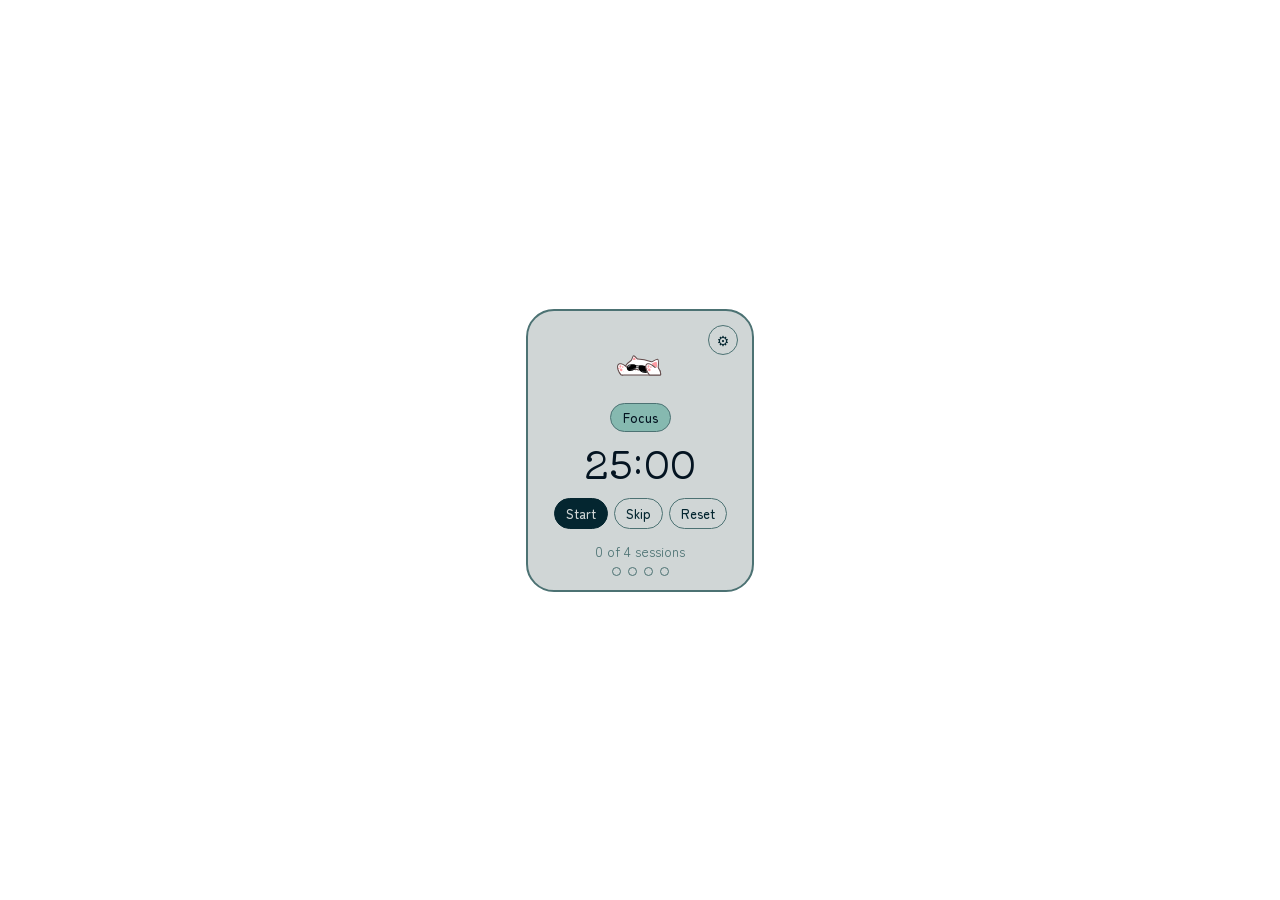
<file: index.html>
<!DOCTYPE html>
<html lang="en">
<head>
<meta charset="utf-8">
<meta name="viewport" content="width=device-width, initial-scale=1">
<title>Cat Pomodoro</title>
<link rel="preconnect" href="https://fonts.googleapis.com">
<link rel="preconnect" href="https://fonts.gstatic.com" crossorigin>
<link href="https://fonts.googleapis.com/css2?family=Kiwi+Maru:wght@400;500&family=Zen+Maru+Gothic:wght@400;500;700&display=swap" rel="stylesheet">
<link rel="stylesheet" href="theme.css">
<script>
  /* Keeps the page see-through inside Notion. If your Notion is in dark mode, add ?dark to the embed link */
  if (/[?&]dark\b/.test(location.search)) document.documentElement.style.colorScheme = "dark";
</script>
<style>
  .widget { width:100%; max-width:228px; padding:18px 12px 14px; display:flex; flex-direction:column; align-items:center; gap:6px; text-align:center; }
  .gear { position:absolute; top:12px; right:12px; width:30px; height:30px; padding:0; font-size:14px; }
  .cat { position:relative; width:128px; aspect-ratio:2 / 1; margin-top:4px; }
  .cat img { position:absolute; inset:0; width:100%; height:100%; object-fit:contain; }
  .hidden { visibility:hidden; }
  .mode { font-size:13px; font-weight:500; padding:4px 12px; border-radius:999px; background:var(--mode); color:var(--night); border:1.5px solid var(--slate); }
  .time { font-family:var(--title); font-size:38px; font-weight:400; line-height:1; margin:6px 0 2px; color:var(--night); }
  .row { display:flex; gap:2px; margin-top:6px; }
  .row .px-btn { padding:8px 11px; font-size:13px; }
  .progress { font-size:14px; color:var(--moss); margin-top:4px; }
  .px-dots { max-width:190px; }

  .settings { display:none; width:100%; flex-direction:column; gap:10px; padding-top:18px; text-align:left; }
  .settings.open { display:flex; }
  .settings.open ~ .timer-view { display:none; }
  .settings h2 { font-family:var(--title); font-size:16px; font-weight:400; color:var(--forest); }
  .field { display:flex; align-items:center; justify-content:space-between; gap:8px; font-size:15px; }
  .field small { display:block; color:var(--moss); font-size:12px; }
  .field input { width:58px; font-family:var(--pixel); font-size:15px; text-align:center; color:var(--ink);
                 background:var(--mistc); border:1px solid var(--line); border-radius:10px; padding:5px; }
  .field input:focus-visible { outline:2px solid var(--seaglass); outline-offset:2px; }
  .settings .row { justify-content:flex-end; }
  .timer-view { display:flex; flex-direction:column; align-items:center; gap:6px; }
</style>
</head>
<body>
<div class="widget px-card" id="w" style="--mode:var(--pink)">
  <button class="gear px-btn" id="gear" aria-label="Timer settings" title="Settings">⚙</button>

  <form class="settings" id="settings" onsubmit="return false">
    <h2>Timer settings</h2>
    <label class="field">Focus <small>minutes</small><input type="number" id="s-focus" min="1" max="180"></label>
    <label class="field">Short break <small>minutes</small><input type="number" id="s-short" min="1" max="60"></label>
    <label class="field">Long break <small>minutes</small><input type="number" id="s-long" min="1" max="120"></label>
    <label class="field">Long break every <small>sessions</small><input type="number" id="s-every" min="1" max="12"></label>
    <label class="field">Sessions to run <small>0 = keep going</small><input type="number" id="s-total" min="0" max="24"></label>
    <div class="row">
      <button type="button" class="px-btn" id="cancel">Cancel</button>
      <button type="button" class="px-btn primary" id="save">Save</button>
    </div>
  </form>

  <div class="timer-view">
    <div class="cat" aria-hidden="true">
      <img src="cat/fur_white_base.svg" alt="">
      <img id="pawL" src="cat/fur_white_left-up.svg" alt="">
      <img src="cat/face_pilot.svg" alt="">
      <img id="pawR" src="cat/fur_white_right-up.svg" alt="">
    </div>
    <div class="mode" id="mode">Focus</div>
    <div class="time" id="time" role="timer">25:00</div>
    <div class="row">
      <button class="px-btn primary" id="go">Start</button>
      <button class="px-btn" id="skip">Skip</button>
      <button class="px-btn" id="reset">Reset</button>
    </div>
    <div class="progress" id="progress"></div>
    <div class="px-dots" id="dots"></div>
  </div>
</div>
<script>
  const DEFAULTS = { focus:25, short:5, long:15, every:4, total:4 };
  const LABEL = { focus:"Focus", short:"Short break", long:"Long break", done:"All done ♡" };
  const $ = id => document.getElementById(id);

  function load() {
    try { return { ...DEFAULTS, ...JSON.parse(localStorage.getItem("catPomodoro") || "{}") }; }
    catch (e) { return { ...DEFAULTS }; }
  }
  function persist() { try { localStorage.setItem("catPomodoro", JSON.stringify(cfg)); } catch (e) {} }

  let cfg = load();
  let mode = "focus", done = 0, left = cfg.focus * 60, end = null, tick = null, tap = null, flip = false;

  function paint() {
    const m = String(Math.floor(left / 60)).padStart(2, "0"), s = String(left % 60).padStart(2, "0");
    $("time").textContent = mode === "done" ? "Yay!" : `${m}:${s}`;
    $("mode").textContent = LABEL[mode];
    $("w").style.setProperty("--mode", mode === "short" || mode === "long" ? "var(--sky)" : "var(--pink)");
    $("go").textContent = end ? "Pause" : "Start";
    $("go").disabled = $("skip").disabled = mode === "done";

    const count = cfg.total > 0 ? cfg.total : cfg.every;
    const filled = cfg.total > 0 ? done : (done % cfg.every || (done && mode === "long" ? cfg.every : 0));
    $("dots").innerHTML = Array.from({ length: count }, (_, i) => `<span class="${i < filled ? "on" : ""}"></span>`).join("");
    $("progress").textContent = cfg.total > 0 ? `${Math.min(done, cfg.total)} of ${cfg.total} sessions` : `${done} sessions done`;
    document.title = end ? `${m}:${s} ${LABEL[mode]}` : "Cat Pomodoro";
  }

  // The cat taps its paws while a focus session runs and rests with paws up otherwise
  function paws(on) {
    clearInterval(tap);
    $("pawL").classList.remove("hidden"); $("pawR").classList.remove("hidden");
    if (!on || matchMedia("(prefers-reduced-motion: reduce)").matches) return;
    tap = setInterval(() => { flip = !flip; $("pawL").classList.toggle("hidden", flip); $("pawR").classList.toggle("hidden", !flip); }, 350);
  }

  // a soft two-note chime
  function chime() {
    try {
      const a = new AudioContext();
      [[784, 0], [1047, .22]].forEach(([f, t]) => {
        const o = a.createOscillator(), g = a.createGain();
        o.type = "sine"; o.frequency.value = f;
        g.gain.setValueAtTime(.12, a.currentTime + t); g.gain.exponentialRampToValueAtTime(.001, a.currentTime + t + 1.2);
        o.connect(g).connect(a.destination); o.start(a.currentTime + t); o.stop(a.currentTime + t + 1.3);
      });
    } catch (e) {}
  }

  function stop() { clearInterval(tick); end = null; paws(false); }

  function next() {
    stop();
    if (mode === "focus") {
      done++;
      if (cfg.total > 0 && done >= cfg.total) { mode = "done"; left = 0; paint(); return; }
      mode = done % cfg.every === 0 ? "long" : "short";
    } else mode = "focus";
    left = cfg[mode] * 60; paint();
  }

  function start() {
    end = Date.now() + left * 1000;
    paws(mode === "focus");
    tick = setInterval(() => {
      left = Math.max(0, Math.round((end - Date.now()) / 1000));
      if (left === 0) { chime(); next(); } else paint();
    }, 250);
    paint();
  }

  function reset() { stop(); mode = "focus"; done = 0; left = cfg.focus * 60; paint(); }

  const keys = ["focus", "short", "long", "every", "total"];
  function openSettings(open) {
    $("settings").classList.toggle("open", open);
    if (open) keys.forEach(k => $("s-" + k).value = cfg[k]);
  }
  $("gear").onclick = () => openSettings(!$("settings").classList.contains("open"));
  $("cancel").onclick = () => openSettings(false);
  $("save").onclick = () => {
    keys.forEach(k => {
      const el = $("s-" + k), n = Math.round(Number(el.value));
      cfg[k] = Number.isFinite(n) ? Math.min(Number(el.max), Math.max(Number(el.min), n)) : DEFAULTS[k];
    });
    persist(); openSettings(false); reset();
  };

  $("go").onclick = () => { if (end) { stop(); paint(); } else start(); };
  $("skip").onclick = next;
  $("reset").onclick = reset;
  paint();
</script>
<script>
  /* Shrinks the widget to fit the Notion embed, whatever size the embed is */
  (function () {
    const fit = () => {
      const card = document.querySelector(".px-card");
      if (!card) return;
      card.style.zoom = 1;
      const pad = 16, w = card.offsetWidth + pad, h = card.offsetHeight + pad;
      const s = Math.min(1, innerWidth / w, innerHeight / h);
      card.style.zoom = Math.max(.4, Math.floor(s * 50) / 50);
    };
    addEventListener("resize", fit);
    new ResizeObserver(fit).observe(document.body);
    if (document.fonts) document.fonts.ready.then(fit);
    addEventListener("load", fit);
    fit();
  })();
</script>
</body>
</html>
</file>
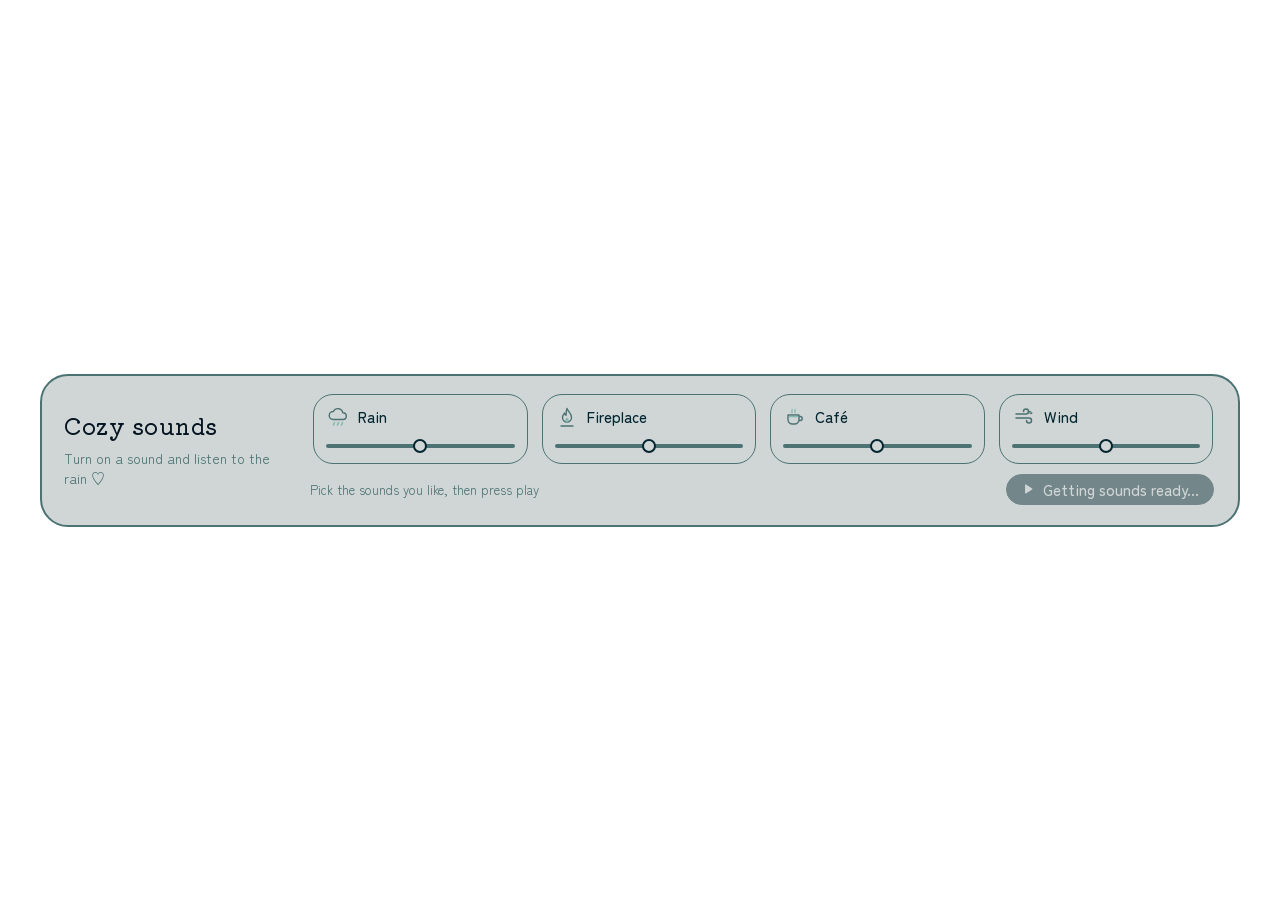
<file: ambience-banner.html>
<!DOCTYPE html>
<html lang="en">
<head>
<meta charset="utf-8">
<meta name="viewport" content="width=device-width, initial-scale=1">
<title>Cozy sounds</title>
<link rel="preconnect" href="https://fonts.googleapis.com">
<link rel="preconnect" href="https://fonts.gstatic.com" crossorigin>
<link href="https://fonts.googleapis.com/css2?family=Kiwi+Maru:wght@400;500&family=Zen+Maru+Gothic:wght@400;500;700&display=swap" rel="stylesheet">
<link rel="stylesheet" href="theme.css">
<script>
  /* Keeps the page see-through inside Notion. If your Notion is in dark mode, add ?dark to the embed link */
  if (/[?&]dark\b/.test(location.search)) document.documentElement.style.colorScheme = "dark";
</script>
<style>
  .card { width:100%; max-width:380px; padding:20px 18px 16px; display:flex; flex-direction:column; align-items:center; gap:12px; text-align:center; }
  .intro { display:flex; flex-direction:column; gap:8px; align-items:center; }


  .side { display:flex; flex-direction:column; gap:8px; width:100%; }
  .mixer { display:grid; grid-template-columns:1fr 1fr; gap:12px; width:100%; padding:0 3px; }
  .sound { display:flex; flex-direction:column; gap:6px; padding:9px 12px; text-align:left; transition:background .3s; }
  .sound.on { background:var(--glow); }
  .sound button { all:unset; cursor:pointer; display:flex; align-items:center; gap:8px; font-family:var(--pixel); font-size:15px; font-weight:500; color:var(--ink); }
  .sound button:focus-visible { outline:2px solid var(--slate); outline-offset:3px; border-radius:8px; }
  .sound button svg { flex:none; }
  .sound .state { display:none; } /* the yellow tile shows which sounds are on */
  .foot { font-size:13px; color:var(--moss); }
  .foot.blocked { color:var(--night); background:var(--seaglass); padding:4px 10px; border-radius:10px; }
  .foot.blocked[hidden] { display:none; }

  /* ---- banner layout: title on the left, four sounds across ---- */
  body { padding:12px; }
  .card { max-width:1200px; padding:18px 22px; display:grid; grid-template-columns:auto 1fr; gap:26px; align-items:center; text-align:left; }
  .intro { align-items:flex-start; max-width:220px; }
  .mixer { grid-template-columns:repeat(4, minmax(0, 1fr)); gap:14px; }
  .sound { padding:10px 12px 8px; gap:8px; }
  .sound button svg { width:24px; height:24px; }
  .row-foot { display:flex; align-items:center; justify-content:space-between; gap:12px; }
  .row-foot .play { display:inline-flex; align-items:center; gap:8px; font-size:15px; padding:7px 14px; }
  @media (max-width: 860px) {
    .card { grid-template-columns:1fr; gap:14px; }
    .intro { flex-direction:row; align-items:baseline; gap:14px; max-width:none; }
  }
  @media (max-width: 560px) {
    .intro { flex-direction:column; align-items:center; text-align:center; gap:8px; }
    .mixer { grid-template-columns:1fr 1fr; }
    .row-foot { flex-direction:column; }
  }
</style>
</head>
<body>
<main class="card px-card">
  <div class="intro">
    <h1 class="px-title">Cozy sounds</h1>
    <p class="px-sub">Turn on a sound and listen to the rain ♡</p>
  </div>

  <div class="side">
    <div class="mixer" id="mixer"></div>
    <div class="row-foot">
      <p class="foot" id="hint">Pick the sounds you like, then press play</p>
      <button class="px-btn primary play" id="play" disabled><svg id="playIcon" viewBox="0 0 24 24" width="14" height="14" aria-hidden="true"></svg><span id="playText">Getting sounds ready…</span></button>
    </div>
    <p class="foot blocked" id="blocked" hidden>Sound was blocked in this view. Open the widget in its own tab (••• → View original).</p>
  </div>
</main>

<script>
  const $ = id => document.getElementById(id);
  const store = {
    get(k) { try { return JSON.parse(localStorage.getItem(k)); } catch (e) { return null; } },
    set(k, v) { try { localStorage.setItem(k, JSON.stringify(v)); } catch (e) {} }
  };
  const saved = store.get("ambience") || {};
  const settings = { ...saved, sounds: saved.sounds || {} };
  const save = () => store.set("ambience", settings);

  
  // soft line icons, 24×24
  const ICON_SVG = {
    rain: `<path d="M7 14.5a4 4 0 0 1 .4-8 5 5 0 0 1 9.4 1.2A3.4 3.4 0 0 1 17 14.5Z" fill="#d0d6d6" stroke="#4c7273" stroke-width="1.4" stroke-linejoin="round"/>
      <g stroke="#86b9b0" stroke-width="1.6" stroke-linecap="round"><path d="M8.5 17.5l-1 2.5"/><path d="M12.5 17.5l-1 2.5"/><path d="M16.5 17.5l-1 2.5"/></g>`,
    fire: `<path d="M12 3.5c1 3 4.5 4.6 4.5 9a4.5 4.5 0 0 1-9 0c0-2.2 1.2-3.2 2-4.4.3 1.4 1 2 1.6 2.2C11 8 11 5.7 12 3.5Z" fill="#d0d6d6" stroke="#4c7273" stroke-width="1.4" stroke-linejoin="round"/>
      <path d="M12 12.5c.9 1 1.8 1.7 1.8 3a1.8 1.8 0 0 1-3.6 0c0-1.2.9-1.9 1.8-3Z" fill="#86b9b0"/><path d="M6 21h12" stroke="#4c7273" stroke-width="1.4" stroke-linecap="round"/>`,
    cafe: `<path d="M5 10h11v4.5a4.5 4.5 0 0 1-4.5 4.5h-2A4.5 4.5 0 0 1 5 14.5Z" fill="#d0d6d6" stroke="#4c7273" stroke-width="1.4" stroke-linejoin="round"/>
      <path d="M16 11.5h1.2a2 2 0 0 1 0 4H16" fill="none" stroke="#4c7273" stroke-width="1.4"/><path d="M6.5 11.5h8" stroke="#86b9b0" stroke-width="1.6" stroke-linecap="round"/>
      <g fill="none" stroke="#86b9b0" stroke-width="1.3" stroke-linecap="round"><path d="M9 7.5c-.8-1 .8-1.6 0-3"/><path d="M12 7.5c-.8-1 .8-1.6 0-3"/></g>`,
    vinyl: `<circle cx="12" cy="12" r="8.5" fill="#042630"/><circle cx="12" cy="12" r="6" fill="none" stroke="#4c7273" stroke-width=".8"/>
      <circle cx="12" cy="12" r="3" fill="#86b9b0"/><circle cx="12" cy="12" r=".9" fill="#d0d6d6"/>`,
    wind: `<g fill="none" stroke="#4c7273" stroke-width="1.5" stroke-linecap="round"><path d="M4 9h10a2.5 2.5 0 1 0-2.5-2.5"/><path d="M4 13h13a2.5 2.5 0 1 1-2.5 2.5"/></g>
      <path d="M17 6.5c1.8-.4 3 .6 3 2-1.6.6-2.8 0-3-2Z" fill="#86b9b0" stroke="#4c7273" stroke-width="1"/>`,
  };
  const icon = id => `<svg viewBox="0 0 24 24" width="22" height="22" aria-hidden="true">${ICON_SVG[id]}</svg>`;

  /* ================= Cozy sounds =================
     Each sound is generated once (32-second seamless loop) and then played as a normal looping
     audio file. Plain <audio> works in more places than live Web Audio, including Notion embeds. */
  const SOUNDS = [
    { id:"rain",  label:"Rain" }, { id:"fire", label:"Fireplace" },
    { id:"cafe", label:"Café" }, { id:"wind", label:"Wind" },
  ];
  const LEN = 32, RATE = 32000;
  const players = {};
  let playing = false;

  function renderSound(id) {
    const off = new OfflineAudioContext(1, LEN * RATE, RATE);
    const n = RATE * 4, white = off.createBuffer(1, n, RATE), brown = off.createBuffer(1, n, RATE);
    const w = white.getChannelData(0), b = brown.getChannelData(0);
    let last = 0;
    for (let i = 0; i < n; i++) { w[i] = Math.random() * 2 - 1; last = (last + .02 * (Math.random() * 2 - 1)) / 1.02; b[i] = last * 3.5; }
    const loop = buf => { const s = off.createBufferSource(); s.buffer = buf; s.loop = true; s.start(0); return s; };
    const filter = (type, f, q = .7) => { const x = off.createBiquadFilter(); x.type = type; x.frequency.value = f; x.Q.value = q; return x; };
    const gain = v => { const g = off.createGain(); g.gain.value = v; return g; };
    const out = gain(1); out.connect(off.destination);
    const bursts = (min, max, make) => { for (let t = .05; t < LEN - .3; t += (min + Math.random() * (max - min)) / 1000) make(t); };
    const burst = (t, { dur, freq, level, type = "highpass" }) => {
      const s = off.createBufferSource(); s.buffer = white;
      const f = filter(type, freq, type === "bandpass" ? 1.5 : .7), g = gain(0);
      g.gain.setValueAtTime(level, t); g.gain.exponentialRampToValueAtTime(.0001, t + dur);
      s.connect(f).connect(g).connect(out); s.start(t, Math.random() * 3, dur + .02);
    };
    if (id === "rain") {
      loop(white).connect(filter("highpass", 500)).connect(filter("lowpass", 5000)).connect(gain(.28)).connect(out);
      loop(brown).connect(filter("lowpass", 900)).connect(gain(.35)).connect(out);
      bursts(20, 120, t => burst(t, { dur: .03, freq: 2500 + Math.random() * 3000, level: .05 + Math.random() * .08 }));
    }
    if (id === "fire") {
      loop(brown).connect(filter("lowpass", 420)).connect(gain(.55)).connect(out);
      bursts(40, 260, t => burst(t, { dur: .02 + Math.random() * .05, freq: 1200 + Math.random() * 3500, level: .12 + Math.random() * .35 }));
    }
    if (id === "cafe") {
      // soft room tone
      loop(brown).connect(filter("lowpass", 350)).connect(gain(.25)).connect(out);
      // murmur: several distant voices, each a band of noise that rises and falls in syllables
      const talk = filter("lowpass", 2600); talk.connect(gain(.9)).connect(out);
      for (let v = 0; v < 7; v++) {
        const f1 = filter("bandpass", 350 + Math.random() * 450, 3), f2 = filter("bandpass", 1100 + Math.random() * 900, 4);
        const env = gain(0), mix = gain(1);
        const src = loop(white); src.connect(f1).connect(mix); src.connect(f2).connect(gain(.5)).connect(mix);
        mix.connect(env).connect(talk);
        let t = Math.random() * 2;
        while (t < LEN - 1) {                       // a phrase of syllables, then a pause
          const words = 4 + Math.floor(Math.random() * 10);
          for (let k = 0; k < words && t < LEN - .6; k++) {
            const len = .09 + Math.random() * .16, peak = .25 + Math.random() * .35;
            env.gain.setTargetAtTime(peak, t, .025); env.gain.setTargetAtTime(peak * .15, t + len, .03);
            t += len + .03 + Math.random() * .08;
          }
          env.gain.setTargetAtTime(0, t, .08);
          t += .6 + Math.random() * 2.5;
        }
        env.gain.setTargetAtTime(0, LEN - .8, .1);
      }
      // cups and spoons clinking now and then
      const clink = (t) => {
        [1, 2.76].forEach((m, k) => {
          const o = off.createOscillator(), g = gain(0), f = 2300 + Math.random() * 1500;
          o.frequency.value = f * m; o.type = "sine";
          g.gain.setValueAtTime(k ? .025 : .06, t); g.gain.exponentialRampToValueAtTime(.0001, t + (k ? .15 : .35));
          o.connect(g).connect(out); o.start(t); o.stop(t + .4);
        });
      };
      for (let t = 1 + Math.random() * 2; t < LEN - 1; t += 2 + Math.random() * 5) { clink(t); if (Math.random() < .35) clink(t + .12 + Math.random() * .1); }
      // the espresso machine steaming once in the loop
      const steam = off.createBufferSource(); steam.buffer = white;
      const sf = filter("highpass", 2500), sg = gain(0), st = 12 + Math.random() * 8;
      sg.gain.setTargetAtTime(.04, st, .3); sg.gain.setTargetAtTime(0, st + 3.5, .4);
      steam.connect(sf).connect(sg).connect(out); steam.start(0);
    }
    if (id === "wind") {
      const bp = filter("bandpass", 420, .9), g = gain(.6);
      loop(brown).connect(bp).connect(g).connect(out);
      // slow gusts that complete whole cycles inside the loop, so it repeats without a seam
      const l1 = off.createOscillator(), d1 = gain(260); l1.frequency.value = 2 / LEN; l1.connect(d1).connect(bp.frequency); l1.start(0);
      const l2 = off.createOscillator(), d2 = gain(.35); l2.frequency.value = 3 / LEN; l2.connect(d2).connect(g.gain); l2.start(0);
    }
    return off.startRendering();
  }

  function toWav(buf) {
    const data = buf.getChannelData(0), len = data.length, view = new DataView(new ArrayBuffer(44 + len * 2));
    let peak = 0; for (let i = 0; i < len; i++) peak = Math.max(peak, Math.abs(data[i]));
    const scale = peak > .98 ? .98 / peak : 1;
    const str = (o, t) => [...t].forEach((c, i) => view.setUint8(o + i, c.charCodeAt(0)));
    str(0, "RIFF"); view.setUint32(4, 36 + len * 2, true); str(8, "WAVE"); str(12, "fmt ");
    view.setUint32(16, 16, true); view.setUint16(20, 1, true); view.setUint16(22, 1, true);
    view.setUint32(24, buf.sampleRate, true); view.setUint32(28, buf.sampleRate * 2, true);
    view.setUint16(32, 2, true); view.setUint16(34, 16, true); str(36, "data"); view.setUint32(40, len * 2, true);
    for (let i = 0; i < len; i++) view.setInt16(44 + i * 2, Math.max(-1, Math.min(1, data[i] * scale)) * 32767, true);
    return URL.createObjectURL(new Blob([view], { type: "audio/wav" }));
  }

  const PLAY = `<path d="M7 5.2v13.6a1 1 0 0 0 1.5.9l10.6-6.8a1 1 0 0 0 0-1.7L8.5 4.3A1 1 0 0 0 7 5.2Z" fill="currentColor"/>`;
  const PAUSE = `<rect x="6" y="5" width="4" height="14" rx="1.6" fill="currentColor"/><rect x="14" y="5" width="4" height="14" rx="1.6" fill="currentColor"/>`;

  $("mixer").innerHTML = SOUNDS.map(s => {
    const st = settings.sounds[s.id] || { vol: .5 };
    return `<div class="sound px-panel" id="s-${s.id}">
      <button data-id="${s.id}" aria-pressed="false">${icon(s.id)}${s.label}<span class="state"></span></button>
      <input class="px-range" type="range" min="0" max="1" step="0.01" value="${st.vol}" data-id="${s.id}" aria-label="${s.label} volume">
    </div>`;
  }).join("");
  // which sounds are picked is remembered; playback always starts paused (browsers require a click)
  SOUNDS.forEach(s => { settings.sounds[s.id] = { vol: .5, on: false, ...(settings.sounds[s.id] || {}) }; });

  function paint() {
    SOUNDS.forEach(s => {
      const st = settings.sounds[s.id], box = $("s-" + s.id);
      box.classList.toggle("on", st.on);
      box.querySelector("button").setAttribute("aria-pressed", st.on);
    });
    const any = SOUNDS.some(s => settings.sounds[s.id].on);
    $("playIcon").innerHTML = playing ? PAUSE : PLAY;
    if (!$("play").disabled) $("playText").textContent = playing ? "Pause" : "Play";
    $("play").setAttribute("aria-label", playing ? "Pause sounds" : "Play sounds");
    $("hint").textContent = !any ? "Pick the sounds you like, then press play"
      : playing ? "Playing. Tap a sound to add or remove it" : "Press play to listen";
  }

  function apply(id) {
    const p = players[id], st = settings.sounds[id];
    if (!p) return;
    p.volume = st.vol;
    if (playing && st.on) { if (p.paused) p.play().catch(blocked); }
    else if (!p.paused) p.pause();
  }
  function blocked() { $("blocked").hidden = false; playing = false; paint(); }

  $("play").onclick = () => {
    if (!SOUNDS.some(s => settings.sounds[s.id].on)) settings.sounds.rain.on = true; // nothing picked yet: start with rain
    playing = !playing;
    $("blocked").hidden = true;
    SOUNDS.forEach(s => apply(s.id));
    paint(); save();
  };
  $("mixer").querySelectorAll("button").forEach(b => b.onclick = () => {
    const st = settings.sounds[b.dataset.id]; st.on = !st.on;
    apply(b.dataset.id); paint(); save();
  });
  $("mixer").querySelectorAll("input").forEach(r => r.oninput = () => {
    settings.sounds[r.dataset.id].vol = +r.value;
    apply(r.dataset.id); save();
  });

  // pause everything if the page is hidden by Notion or the browser stops one of the sounds
  document.addEventListener("visibilitychange", () => { if (document.hidden && playing) { playing = false; SOUNDS.forEach(s => apply(s.id)); paint(); } });

  (async () => {
    paint();
    try {
      for (const s of SOUNDS) {
        const a = new Audio(toWav(await renderSound(s.id)));
        a.loop = true; a.preload = "auto"; a.volume = settings.sounds[s.id].vol;
        players[s.id] = a;
      }
      $("play").disabled = false;
    } catch (e) {
      $("playText").textContent = "Sounds unavailable";
      $("hint").textContent = "This browser can't make the sounds. Try Chrome, Edge, Firefox or Safari.";
      return;
    }
    paint();
  })();
</script>
<script>
  /* Shrinks the widget to fit the Notion embed, whatever size the embed is */
  (function () {
    const fit = () => {
      const card = document.querySelector(".px-card");
      if (!card) return;
      card.style.zoom = 1;
      const pad = 16, w = card.offsetWidth + pad, h = card.offsetHeight + pad;
      const s = Math.min(1, innerWidth / w, innerHeight / h);
      card.style.zoom = Math.max(.4, Math.floor(s * 50) / 50);
    };
    addEventListener("resize", fit);
    new ResizeObserver(fit).observe(document.body);
    if (document.fonts) document.fonts.ready.then(fit);
    addEventListener("load", fit);
    fit();
  })();
</script>
</body>
</html>
</file>
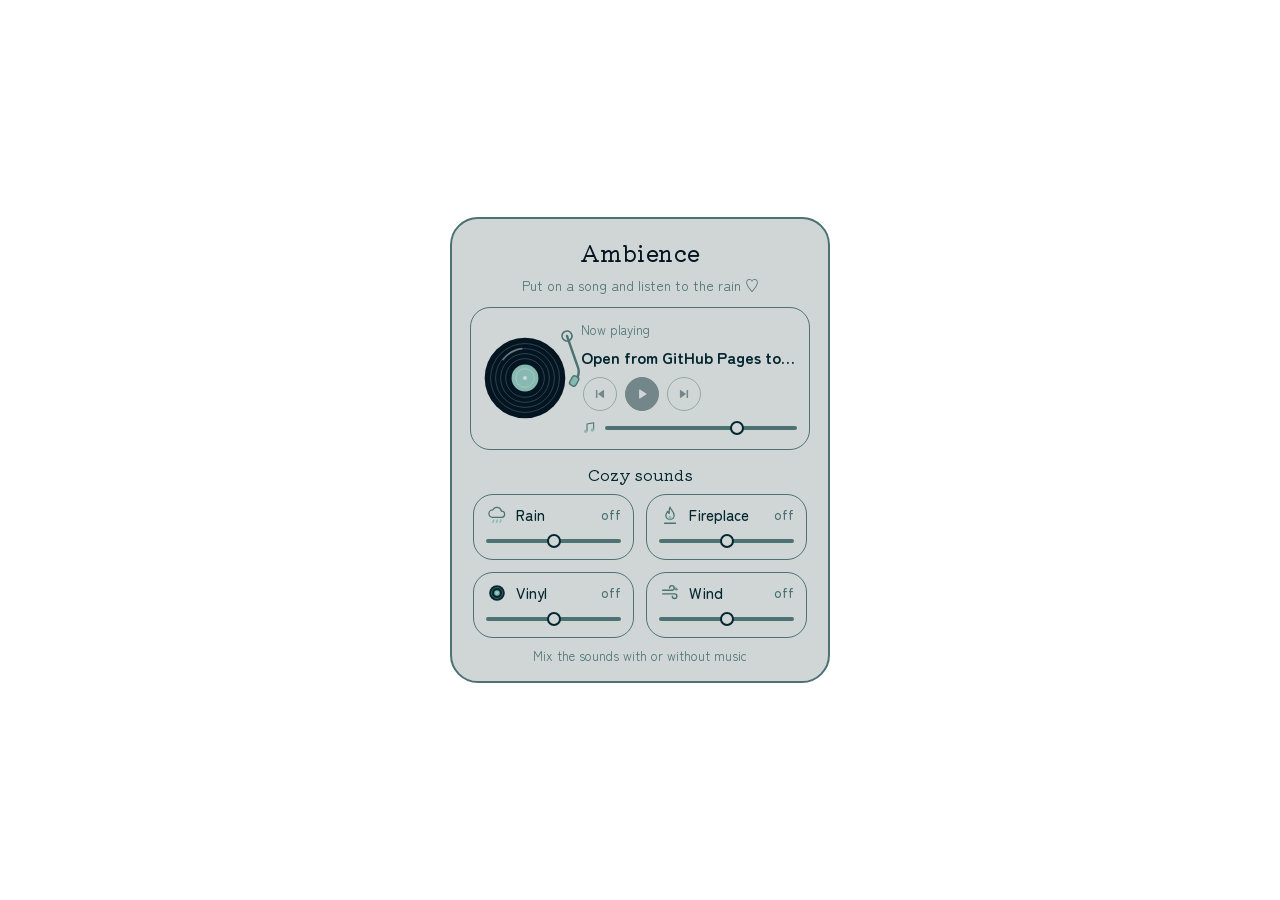
<file: ambience.html>
<!DOCTYPE html>
<html lang="en">
<head>
<meta charset="utf-8">
<meta name="viewport" content="width=device-width, initial-scale=1">
<title>Ambience</title>
<link rel="preconnect" href="https://fonts.googleapis.com">
<link rel="preconnect" href="https://fonts.gstatic.com" crossorigin>
<link href="https://fonts.googleapis.com/css2?family=Kiwi+Maru:wght@400;500&family=Zen+Maru+Gothic:wght@400;500;700&display=swap" rel="stylesheet">
<link rel="stylesheet" href="theme.css">
<script>
  /* Keeps the page see-through inside Notion. If your Notion is in dark mode, add ?dark to the embed link */
  if (/[?&]dark\b/.test(location.search)) document.documentElement.style.colorScheme = "dark";
</script>
<style>
  .card { width:100%; max-width:380px; padding:20px 18px 16px; display:flex; flex-direction:column; align-items:center; gap:12px; text-align:center; }
  .intro { display:flex; flex-direction:column; gap:8px; align-items:center; }

  .player { width:100%; display:flex; align-items:center; gap:14px; padding:12px; }
  .deck { position:relative; width:84px; height:84px; flex:none; }
  
  .record { width:100%; height:100%; animation:spin 4s linear infinite; animation-play-state:paused; }
  .playing .record { animation-play-state:running; }
  @keyframes spin { to { transform:rotate(360deg) } }
  .arm { position:absolute; top:-6px; right:-10px; width:36px; height:60px; transform-origin:26px 6px;
         transform:rotate(-26deg); transition:transform .8s ease; }
  .playing .arm { transform:rotate(0deg); }
  .now { flex:1; min-width:0; text-align:left; display:flex; flex-direction:column; gap:6px; }
  .label { font-size:13px; color:var(--moss); }
  .track { font-size:16px; font-weight:700; white-space:nowrap; overflow:hidden; text-overflow:ellipsis; }
  .controls { display:flex; gap:4px; align-items:center; }
  .controls .px-btn { width:34px; height:34px; padding:0; display:grid; place-items:center; }
  .controls .px-btn svg { width:14px; height:14px; }
  .vol { display:flex; align-items:center; gap:8px; }
  .vol svg { flex:none; }

  .side { display:flex; flex-direction:column; gap:8px; width:100%; }
  .mixer-title { font-family:var(--title); font-size:16px; }
  .mixer { display:grid; grid-template-columns:1fr 1fr; gap:12px; width:100%; padding:0 3px; }
  .sound { display:flex; flex-direction:column; gap:6px; padding:9px 12px; text-align:left; transition:background .3s; }
  .sound.on { background:var(--glow); }
  .sound button { all:unset; cursor:pointer; display:flex; align-items:center; gap:8px; font-family:var(--pixel); font-size:15px; font-weight:500; color:var(--ink); }
  .sound button:focus-visible { outline:2px solid var(--slate); outline-offset:3px; border-radius:8px; }
  .sound button svg { flex:none; }
  .sound .state { margin-left:auto; font-size:13px; color:var(--moss); }
  .foot { font-size:13px; color:var(--moss); }
  .foot.blocked { color:var(--night); background:var(--seaglass); padding:4px 10px; border-radius:10px; }
  .foot.blocked[hidden] { display:none; }

  /* ---- banner layout (ambience-banner.html) ---- */
  body.banner { padding:12px; }
  .banner .card { max-width:1200px; padding:18px 22px; display:grid; grid-template-columns:auto minmax(280px, 1.1fr) 2fr; gap:24px; text-align:left; }
  .banner .intro { align-items:flex-start; max-width:210px; }
  .banner .mixer { grid-template-columns:repeat(4, minmax(0, 1fr)); }
  .banner .sound .state { display:none; }
  .banner .sound { padding:8px; }
  .banner .sound button { font-size:14px; gap:6px; white-space:nowrap; }
  @media (max-width: 980px) {
    .banner .card { grid-template-columns:minmax(260px, 1fr) 1.4fr; }
    .banner .intro { grid-column:1 / -1; flex-direction:row; align-items:baseline; gap:14px; max-width:none; }
    .banner .mixer { grid-template-columns:1fr 1fr; }
    .banner .sound .state { display:inline; }
  }
  @media (max-width: 620px) {
    .banner .card { grid-template-columns:1fr; text-align:center; }
    .banner .intro { flex-direction:column; align-items:center; gap:8px; }
  }
  @media (prefers-reduced-motion: reduce) { .record { animation:none; } .arm { transition:none; } }
</style>
</head>
<body>
<main class="card px-card">
  <div class="intro">
    <h1 class="px-title">Ambience</h1>
    <p class="px-sub">Put on a song and listen to the rain ♡</p>
  </div>

  <section class="player px-panel" id="player">
    <div class="deck" aria-hidden="true">
      <svg class="record" id="record" viewBox="0 0 100 100">
        <circle cx="50" cy="50" r="48" fill="#041421"/>
        <g fill="none" stroke="#4c7273" stroke-width=".8" opacity=".8"><circle cx="50" cy="50" r="41"/><circle cx="50" cy="50" r="35"/><circle cx="50" cy="50" r="29"/><circle cx="50" cy="50" r="23"/></g>
        <path d="M24 28 A34 34 0 0 1 46 15" fill="none" stroke="#d0d6d6" stroke-width="2" stroke-linecap="round" opacity=".45"/>
        <circle cx="50" cy="50" r="16" fill="#86b9b0"/><circle cx="50" cy="50" r="11" fill="none" stroke="#d0d6d6" stroke-width=".8" opacity=".7"/>
        <circle cx="50" cy="50" r="2.4" fill="#d0d6d6"/>
      </svg>
      <svg class="arm" viewBox="0 0 36 60">
        <circle cx="26" cy="6" r="5" fill="#d0d6d6" stroke="#4c7273" stroke-width="1.6"/>
        <path d="M26 6 L22 40 Q21 46 14 50" fill="none" stroke="#4c7273" stroke-width="2.4" stroke-linecap="round"/>
        <rect x="8" y="46" width="10" height="7" rx="2.5" fill="#86b9b0" stroke="#4c7273" stroke-width="1.4" transform="rotate(-35 13 50)"/>
      </svg>
    </div>
    <div class="now">
      <span class="label">Now playing</span>
      <span class="track" id="track">Loading songs…</span>
      <div class="controls">
        <button class="px-btn" id="prev" aria-label="Previous song"><svg viewBox="0 0 24 24"><rect x="5" y="5" width="2.6" height="14" rx="1.2" fill="currentColor"/><path d="M19 6.2v11.6a1 1 0 0 1-1.6.8L9.6 12.8a1 1 0 0 1 0-1.6l7.8-5.8a1 1 0 0 1 1.6.8Z" fill="currentColor"/></svg></button>
        <button class="px-btn primary" id="play" aria-label="Play"><svg id="playIcon" viewBox="0 0 24 24"></svg></button>
        <button class="px-btn" id="next" aria-label="Next song"><svg viewBox="0 0 24 24"><rect x="16.4" y="5" width="2.6" height="14" rx="1.2" fill="currentColor"/><path d="M5 6.2v11.6a1 1 0 0 0 1.6.8l7.8-5.8a1 1 0 0 0 0-1.6L6.6 5.4A1 1 0 0 0 5 6.2Z" fill="currentColor"/></svg></button>
      </div>
      <label class="vol"><svg viewBox="0 0 24 24" width="16" height="16" aria-hidden="true"><path d="M9 17V6l10-2v11" fill="none" stroke="#4c7273" stroke-width="1.6" stroke-linejoin="round"/><circle cx="7" cy="17" r="2.5" fill="#86b9b0"/><circle cx="17" cy="15" r="2.5" fill="#86b9b0"/></svg><input class="px-range" type="range" id="musicVol" min="0" max="1" step="0.01" aria-label="Music volume"></label>
    </div>
  </section>

  <div class="side">
    <p class="mixer-title">Cozy sounds</p>
    <div class="mixer" id="mixer"></div>
    <p class="foot">Mix the sounds with or without music</p>
    <p class="foot blocked" id="blocked" hidden>Sound is blocked in this view. Open the widget in its own tab (••• → View original).</p>
  </div>
</main>
<audio id="audio" preload="none"></audio>

<script>
  /* ---------- Settings ----------
     Put your songs in a "music" folder in the repo. On GitHub Pages the user/repo are detected automatically. */
  const GITHUB_USER = "";
  const GITHUB_REPO = "";
  const BRANCH = "main";
  const FOLDER = "music";
  /* Optional: list songs by hand to skip the GitHub lookup, e.g. ["rainy-cafe.mp3", "sunset.mp3"] */
  const MANUAL_LIST = [];
  /* -------------------------------- */

  const $ = id => document.getElementById(id);
  const AUDIO = /\.(mp3|m4a|ogg|oga|wav|aac|opus|flac)$/i;
  const todayKey = new Date().toLocaleDateString("en-CA");
  const store = {
    get(k) { try { return JSON.parse(localStorage.getItem(k)); } catch (e) { return null; } },
    set(k, v) { try { localStorage.setItem(k, JSON.stringify(v)); } catch (e) {} }
  };
  const saved = store.get("ambience") || {};
  const settings = { music: saved.music ?? .7, sounds: saved.sounds || {}, track: saved.track || 0 };
  const save = () => store.set("ambience", settings);

  
  const PLAY = `<path d="M7 5.2v13.6a1 1 0 0 0 1.5.9l10.6-6.8a1 1 0 0 0 0-1.7L8.5 4.3A1 1 0 0 0 7 5.2Z" fill="currentColor"/>`;
  const PAUSE = `<rect x="6" y="5" width="4" height="14" rx="1.6" fill="currentColor"/><rect x="14" y="5" width="4" height="14" rx="1.6" fill="currentColor"/>`;

  // soft line icons, 24×24
  const ICON_SVG = {
    rain: `<path d="M7 14.5a4 4 0 0 1 .4-8 5 5 0 0 1 9.4 1.2A3.4 3.4 0 0 1 17 14.5Z" fill="#d0d6d6" stroke="#4c7273" stroke-width="1.4" stroke-linejoin="round"/>
      <g stroke="#86b9b0" stroke-width="1.6" stroke-linecap="round"><path d="M8.5 17.5l-1 2.5"/><path d="M12.5 17.5l-1 2.5"/><path d="M16.5 17.5l-1 2.5"/></g>`,
    fire: `<path d="M12 3.5c1 3 4.5 4.6 4.5 9a4.5 4.5 0 0 1-9 0c0-2.2 1.2-3.2 2-4.4.3 1.4 1 2 1.6 2.2C11 8 11 5.7 12 3.5Z" fill="#d0d6d6" stroke="#4c7273" stroke-width="1.4" stroke-linejoin="round"/>
      <path d="M12 12.5c.9 1 1.8 1.7 1.8 3a1.8 1.8 0 0 1-3.6 0c0-1.2.9-1.9 1.8-3Z" fill="#86b9b0"/><path d="M6 21h12" stroke="#4c7273" stroke-width="1.4" stroke-linecap="round"/>`,
    cafe: `<path d="M5 10h11v4.5a4.5 4.5 0 0 1-4.5 4.5h-2A4.5 4.5 0 0 1 5 14.5Z" fill="#d0d6d6" stroke="#4c7273" stroke-width="1.4" stroke-linejoin="round"/>
      <path d="M16 11.5h1.2a2 2 0 0 1 0 4H16" fill="none" stroke="#4c7273" stroke-width="1.4"/><path d="M6.5 11.5h8" stroke="#86b9b0" stroke-width="1.6" stroke-linecap="round"/>
      <g fill="none" stroke="#86b9b0" stroke-width="1.3" stroke-linecap="round"><path d="M9 7.5c-.8-1 .8-1.6 0-3"/><path d="M12 7.5c-.8-1 .8-1.6 0-3"/></g>`,
    vinyl: `<circle cx="12" cy="12" r="8.5" fill="#042630"/><circle cx="12" cy="12" r="6" fill="none" stroke="#4c7273" stroke-width=".8"/>
      <circle cx="12" cy="12" r="3" fill="#86b9b0"/><circle cx="12" cy="12" r=".9" fill="#d0d6d6"/>`,
    wind: `<g fill="none" stroke="#4c7273" stroke-width="1.5" stroke-linecap="round"><path d="M4 9h10a2.5 2.5 0 1 0-2.5-2.5"/><path d="M4 13h13a2.5 2.5 0 1 1-2.5 2.5"/></g>
      <path d="M17 6.5c1.8-.4 3 .6 3 2-1.6.6-2.8 0-3-2Z" fill="#86b9b0" stroke="#4c7273" stroke-width="1"/>`,
  };
  const icon = id => `<svg viewBox="0 0 24 24" width="22" height="22" aria-hidden="true">${ICON_SVG[id]}</svg>`;

  /* ================= Music ================= */
  const audio = $("audio");
  let songs = [], current = settings.track;

  function repoInfo() {
    if (GITHUB_USER && GITHUB_REPO) return { user: GITHUB_USER, repo: GITHUB_REPO };
    const host = location.hostname.match(/^([^.]+)\.github\.io$/);
    if (!host) return null;
    const first = location.pathname.split("/").filter(Boolean)[0];
    return { user: host[1], repo: first && !first.includes(".") ? first : `${host[1]}.github.io` };
  }
  async function loadSongs() {
    if (MANUAL_LIST.length) return MANUAL_LIST.slice();
    const cached = store.get("musicList");
    if (cached && cached.day === todayKey && cached.files.length) return cached.files;
    const info = repoInfo();
    try {
      if (!info) throw new Error("no repo");
      const res = await fetch(`https://api.github.com/repos/${info.user}/${info.repo}/contents/${FOLDER}?ref=${BRANCH}`);
      if (!res.ok) throw new Error(res.status);
      const files = (await res.json()).filter(f => f.type === "file" && AUDIO.test(f.name)).map(f => f.name)
        .sort((a, b) => a.localeCompare(b, undefined, { numeric: true }));
      store.set("musicList", { day: todayKey, files });
      return files;
    } catch (e) { return cached ? cached.files : []; }
  }
  const pretty = f => decodeURIComponent(f).replace(AUDIO, "").replace(/[-_]+/g, " ").trim();

  function setTrack(i, autoplay) {
    if (!songs.length) return;
    current = (i + songs.length) % songs.length;
    audio.src = `${FOLDER}/${encodeURIComponent(songs[current])}`;
    $("track").textContent = pretty(songs[current]);
    settings.track = current; save();
    if (autoplay) audio.play().catch(() => {});
  }
  function paintPlay() {
    const on = !audio.paused;
    $("player").classList.toggle("playing", on);
    $("playIcon").innerHTML = on ? PAUSE : PLAY;
    $("play").setAttribute("aria-label", on ? "Pause" : "Play");
  }
  $("play").onclick = () => { if (!songs.length) return; audio.paused ? audio.play().catch(() => {}) : audio.pause(); };
  $("prev").onclick = () => setTrack(current - 1, !audio.paused);
  $("next").onclick = () => setTrack(current + 1, !audio.paused);
  audio.onplay = audio.onpause = paintPlay;
  audio.onended = () => setTrack(current + 1, true);
  audio.volume = settings.music;
  $("musicVol").value = settings.music;
  $("musicVol").oninput = e => { audio.volume = settings.music = +e.target.value; save(); };
  paintPlay();

  (async () => {
    songs = await loadSongs();
    if (!songs.length) {
      $("track").textContent = repoInfo() || MANUAL_LIST.length ? "Add songs to your music folder" : "Open from GitHub Pages to load songs";
      ["prev", "play", "next"].forEach(id => $(id).disabled = true);
      return;
    }
    setTrack(current < songs.length ? current : 0, false);
  })();

  /* ================= Cozy sounds (made in the browser, no files needed) ================= */
  let ctx = null, noise = {}, master = null, outEl = null;
  const SOUNDS = [
    { id:"rain",  label:"Rain" }, { id:"fire", label:"Fireplace" },
    { id:"vinyl", label:"Vinyl" }, { id:"wind", label:"Wind" },
  ];
  const nodes = {};

  function initAudio() {
    if (ctx) return;
    ctx = new (window.AudioContext || window.webkitAudioContext)();
    // Send everything through an <audio> element so it plays as regular media:
    // iPhones don't mute it on silent mode, and embedded pages allow it more often.
    master = ctx.createGain();
    try {
      const dest = ctx.createMediaStreamDestination();
      master.connect(dest);
      outEl = new Audio(); outEl.srcObject = dest.stream;
      outEl.play().catch(() => { master.disconnect(); master.connect(ctx.destination); });
    } catch (e) { master.connect(ctx.destination); }
    const len = ctx.sampleRate * 4;
    const white = ctx.createBuffer(1, len, ctx.sampleRate), brown = ctx.createBuffer(1, len, ctx.sampleRate);
    const w = white.getChannelData(0), b = brown.getChannelData(0);
    let last = 0;
    for (let i = 0; i < len; i++) { w[i] = Math.random() * 2 - 1; last = (last + .02 * (Math.random() * 2 - 1)) / 1.02; b[i] = last * 3.5; }
    noise = { white, brown };
  }
  const loop = buf => { const s = ctx.createBufferSource(); s.buffer = buf; s.loop = true; s.start(); return s; };
  const filter = (type, freq, q = .7) => { const f = ctx.createBiquadFilter(); f.type = type; f.frequency.value = freq; f.Q.value = q; return f; };
  const gain = v => { const g = ctx.createGain(); g.gain.value = v; return g; };
  function burst(out, { dur, freq, level, type = "highpass" }) {
    const s = ctx.createBufferSource(); s.buffer = noise.white;
    const f = filter(type, freq, type === "bandpass" ? 1.5 : .7), g = gain(0), t = ctx.currentTime;
    g.gain.setValueAtTime(level, t); g.gain.exponentialRampToValueAtTime(.0001, t + dur);
    s.connect(f).connect(g).connect(out); s.start(t, Math.random() * 3, dur + .02);
  }
  function scheduler(id, out, min, max, make) {
    const tick = () => { if (nodes[id].on) make(out); nodes[id].timer = setTimeout(tick, min + Math.random() * (max - min)); };
    tick();
  }
  function build(id) {
    const out = gain(0); out.connect(master);
    nodes[id] = { out, on: false };
    if (id === "rain") {
      loop(noise.white).connect(filter("highpass", 500)).connect(filter("lowpass", 5000)).connect(gain(.28)).connect(out);
      loop(noise.brown).connect(filter("lowpass", 900)).connect(gain(.35)).connect(out);
      scheduler(id, out, 20, 120, o => burst(o, { dur: .03, freq: 2500 + Math.random() * 3000, level: .05 + Math.random() * .08 }));
    }
    if (id === "fire") {
      loop(noise.brown).connect(filter("lowpass", 420)).connect(gain(.55)).connect(out);
      scheduler(id, out, 40, 260, o => burst(o, { dur: .02 + Math.random() * .05, freq: 1200 + Math.random() * 3500, level: .12 + Math.random() * .35 }));
    }
    if (id === "vinyl") {
      loop(noise.white).connect(filter("highpass", 3500)).connect(gain(.018)).connect(out);
      scheduler(id, out, 60, 520, o => burst(o, { dur: .004 + Math.random() * .01, freq: 1800 + Math.random() * 2000, level: .25 + Math.random() * .4, type: "bandpass" }));
    }
    if (id === "wind") {
      const bp = filter("bandpass", 420, .9), g = gain(.6);
      loop(noise.brown).connect(bp).connect(g).connect(out);
      const lfo = ctx.createOscillator(), depth = gain(260); lfo.frequency.value = .07; lfo.connect(depth).connect(bp.frequency); lfo.start();
      const lfo2 = ctx.createOscillator(), depth2 = gain(.35); lfo2.frequency.value = .11; lfo2.connect(depth2).connect(g.gain); lfo2.start();
    }
  }
  function setSound(id, on, vol) {
    initAudio();
    if (ctx.state !== "running") ctx.resume().catch(() => {});
    if (outEl && outEl.paused) outEl.play().catch(() => {});
    // if the browser still refuses, say how to fix it
    setTimeout(() => {
      const blocked = on && ctx.state !== "running";
      $("blocked").hidden = !blocked;
    }, 600);
    if (!nodes[id]) build(id);
    nodes[id].on = on;
    nodes[id].out.gain.setTargetAtTime(on ? vol : 0, ctx.currentTime, .4);
  }

  $("mixer").innerHTML = SOUNDS.map(s => {
    const st = settings.sounds[s.id] || { vol: .5 };
    return `<div class="sound px-panel" id="s-${s.id}">
      <button data-id="${s.id}" aria-pressed="false">${icon(s.id)}${s.label}<span class="state">off</span></button>
      <input class="px-range" type="range" min="0" max="1" step="0.01" value="${st.vol}" data-id="${s.id}" aria-label="${s.label} volume">
    </div>`;
  }).join("");
  function paintSound(id) {
    const st = settings.sounds[id], box = $("s-" + id);
    box.classList.toggle("on", st.on);
    box.querySelector("button").setAttribute("aria-pressed", st.on);
    box.querySelector(".state").textContent = st.on ? "on" : "off";
  }
  SOUNDS.forEach(s => { settings.sounds[s.id] = { vol: .5, ...(settings.sounds[s.id] || {}), on: false }; paintSound(s.id); });
  $("mixer").querySelectorAll("button").forEach(b => b.onclick = () => {
    const st = settings.sounds[b.dataset.id]; st.on = !st.on;
    setSound(b.dataset.id, st.on, st.vol); paintSound(b.dataset.id); save();
  });
  $("mixer").querySelectorAll("input").forEach(r => r.oninput = () => {
    const st = settings.sounds[r.dataset.id]; st.vol = +r.value;
    if (st.on) setSound(r.dataset.id, true, st.vol);
    save();
  });
</script>
<script>
  /* Shrinks the widget to fit the Notion embed, whatever size the embed is */
  (function () {
    const fit = () => {
      const card = document.querySelector(".px-card");
      if (!card) return;
      card.style.zoom = 1;
      const pad = 16, w = card.offsetWidth + pad, h = card.offsetHeight + pad;
      const s = Math.min(1, innerWidth / w, innerHeight / h);
      card.style.zoom = Math.max(.4, Math.floor(s * 50) / 50);
    };
    addEventListener("resize", fit);
    new ResizeObserver(fit).observe(document.body);
    if (document.fonts) document.fonts.ready.then(fit);
    addEventListener("load", fit);
    fit();
  })();
</script>
</body>
</html>
</file>
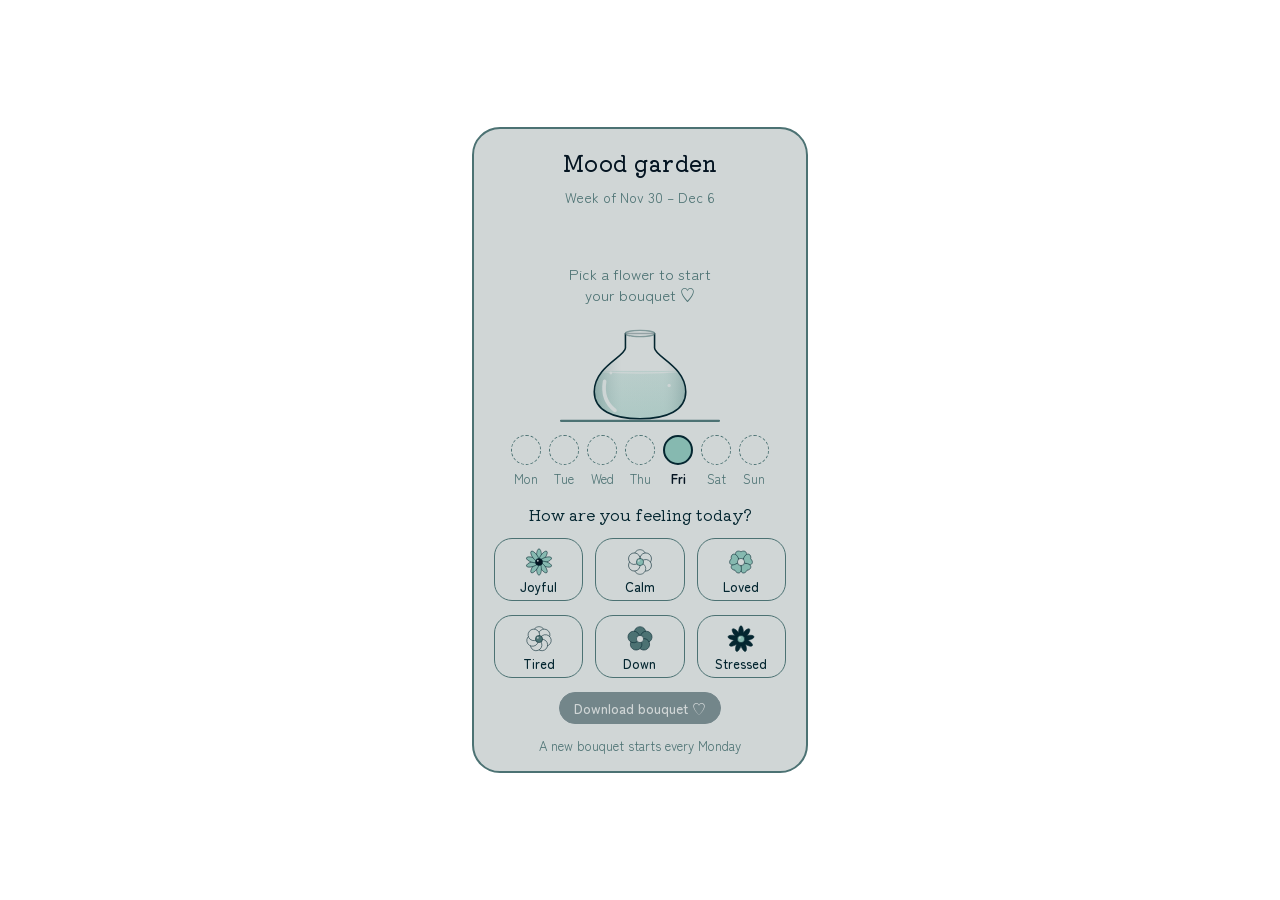
<file: mood.html>
<!DOCTYPE html>
<html lang="en">
<head>
<meta charset="utf-8">
<meta name="viewport" content="width=device-width, initial-scale=1">
<title>Mood garden</title>
<link rel="preconnect" href="https://fonts.googleapis.com">
<link rel="preconnect" href="https://fonts.gstatic.com" crossorigin>
<link href="https://fonts.googleapis.com/css2?family=Kiwi+Maru:wght@400;500&family=Zen+Maru+Gothic:wght@400;500;700&display=swap" rel="stylesheet">
<link rel="stylesheet" href="theme.css">
<script>
  /* Keeps the page see-through inside Notion. If your Notion is in dark mode, add ?dark to the embed link */
  if (/[?&]dark\b/.test(location.search)) document.documentElement.style.colorScheme = "dark";
</script>
<style>
  .card { width:100%; max-width:336px; padding:20px 14px 16px; display:flex; flex-direction:column; align-items:center; gap:10px; text-align:center; }
  .bouquet { position:relative; width:100%; max-width:208px; aspect-ratio:1; }
  .bouquet svg { width:100%; height:100%; display:block; overflow:visible; }
  .hint { position:absolute; left:0; right:0; top:22%; font-size:15px; color:var(--moss); padding:0 18px; }
  .hint[hidden] { display:none; }
  .pop { animation:pop .6s cubic-bezier(.3,1.5,.5,1); transform-origin:50% 50%; transform-box:fill-box; }
  @keyframes pop { from { transform:scale(.2) } to { transform:scale(1) } }

  .week { display:flex; gap:4px; justify-content:center; }
  .day { width:34px; display:flex; flex-direction:column; align-items:center; gap:4px; font-size:13px; color:var(--moss); }
  .slot { width:30px; height:30px; border-radius:50%; display:grid; place-items:center; background:var(--mistc); border:1.5px dashed var(--slate); }
  .slot.filled { border:1.5px solid var(--slate); background:var(--mistc); }
  .day.today { color:var(--night); font-weight:700; }
  .day.today .slot { border:2px solid var(--deep); background:var(--seaglass); }

  .ask { font-family:var(--title); font-size:16px; font-weight:400; margin-top:4px; }
  .moods { display:grid; grid-template-columns:repeat(3, 1fr); gap:10px 8px; width:100%; padding:0 4px; }
  .mood { display:flex; flex-direction:column; align-items:center; gap:3px; padding:8px 2px 7px; font-size:13px; border-radius:18px; }
  .foot { font-size:13px; color:var(--moss); }
  @media (prefers-reduced-motion: reduce) { .pop { animation:none; } }
</style>
</head>
<body>
<main class="card px-card">
  <h1 class="px-title">Mood garden</h1>
  <p class="px-sub" id="sub">This week's bouquet</p>

  <div class="bouquet">
    <svg id="jar" viewBox="0 0 200 200" role="img" aria-label="This week's bouquet"></svg>
    <p class="hint" id="hint">Pick a flower to start your bouquet ♡</p>
  </div>

  <div class="week" id="week"></div>

  <p class="ask" id="ask">How are you feeling today?</p>
  <div class="moods" id="moods"></div>
  <button class="px-btn primary" id="save">Download bouquet ♡</button>
  <p class="foot">A new bouquet starts every Monday</p>
</main>

<script>
  /* ---------- Palette: #041421 #042630 #4c7273 #86b9b0 #d0d6d6 ---------- */
  const C = { night:"#041421", deep:"#042630", slate:"#4c7273", sea:"#86b9b0", mist:"#d0d6d6", paper:"#d0d6d6", line:"#4c7273" };
  // Each mood is a different flower drawn only in the five palette colours
  const MOODS = [
    { id:"joyful",   label:"Joyful",   petal:"#86b9b0", center:"#041421", petals:10, shape:"long"  },
    { id:"calm",     label:"Calm",     petal:"#d0d6d6", center:"#86b9b0", petals:6,  shape:"round" },
    { id:"loved",    label:"Loved",    petal:"#86b9b0", center:"#d0d6d6", petals:5,  shape:"heart" },
    { id:"tired",    label:"Tired",    petal:"#d0d6d6", center:"#4c7273", petals:7,  shape:"round" },
    { id:"down",     label:"Down",     petal:"#4c7273", center:"#d0d6d6", petals:5,  shape:"round" },
    { id:"stressed", label:"Stressed", petal:"#042630", center:"#86b9b0", petals:9,  shape:"long"  },
  ];
  const DAYS = ["Mon", "Tue", "Wed", "Thu", "Fri", "Sat", "Sun"];
  // tip of each weekday's stem, fanning out of the vase as the week fills
  const SPOTS = [ {x:100,y:44,r:17}, {x:64,y:60,r:15}, {x:136,y:58,r:15}, {x:80,y:26,r:13}, {x:120,y:24,r:13}, {x:42,y:88,r:13}, {x:158,y:86,r:13} ];
  const $ = id => document.getElementById(id);
  const store = {
    get(k) { try { return JSON.parse(localStorage.getItem(k)); } catch (e) { return null; } },
    set(k, v) { try { localStorage.setItem(k, JSON.stringify(v)); } catch (e) {} }
  };
  const localDate = d => d.toLocaleDateString("en-CA");
  const now = new Date();
  const dayIdx = (now.getDay() + 6) % 7;
  const monday = new Date(now); monday.setDate(now.getDate() - dayIdx);
  const sunday = new Date(monday); sunday.setDate(monday.getDate() + 6);
  const weekKey = localDate(monday);
  const fmt = d => d.toLocaleDateString(undefined, { month: "short", day: "numeric" });
  const weekLabel = `${fmt(monday)} – ${fmt(sunday)}`;

  let data = store.get("moodGarden");
  if (!data || data.week !== weekKey) data = { week: weekKey, picks: Array(7).fill(null) };


  /* ---------- Soft hand-drawn flowers ---------- */
  function flowerSVG(m, cx, cy, r, cls = "") {
    const parts = [];
    for (let i = 0; i < m.petals; i++) {
      const a = (360 / m.petals) * i;
      if (m.shape === "long")
        parts.push(`<ellipse cx="${cx}" cy="${cy - r * .58}" rx="${r * .2}" ry="${r * .52}" transform="rotate(${a} ${cx} ${cy})"/>`);
      else if (m.shape === "heart")
        parts.push(`<path transform="rotate(${a} ${cx} ${cy})" d="M${cx} ${cy - r * .15} C ${cx - r * .75} ${cy - r * .55}, ${cx - r * .45} ${cy - r * 1.1}, ${cx} ${cy - r * .85} C ${cx + r * .45} ${cy - r * 1.1}, ${cx + r * .75} ${cy - r * .55}, ${cx} ${cy - r * .15} Z"/>`);
      else
        parts.push(`<circle cx="${cx}" cy="${cy - r * .55}" r="${r * .48}" transform="rotate(${a} ${cx} ${cy})"/>`);
    }
    return `<g class="${cls}">
      <g fill="${m.petal}" stroke="#042630" stroke-opacity=".7" stroke-width="1" stroke-linejoin="round">${parts.join("")}</g>
      <circle cx="${cx}" cy="${cy}" r="${r * .3}" fill="${m.center}" stroke="#042630" stroke-opacity=".7" stroke-width="1"/>
      <circle cx="${cx - r * .1}" cy="${cy - r * .1}" r="${r * .08}" fill="#d0d6d6" opacity=".85"/>
    </g>`;
  }
  const flowerIcon = (m, size) => `<svg viewBox="0 0 40 40" width="${size}" height="${size}" aria-hidden="true">${flowerSVG(m, 20, 20, 16)}</svg>`;

  /* ---------- The glass vase ---------- */
  const VASE = "M86 112 L86 126 C86 134 56 144 56 168 C56 186 74 194 100 194 C126 194 144 186 144 168 C144 144 114 134 114 126 L114 112 Z";
  function scene(justAdded = -1) {
    let stems = "", leaves = "", blooms = "";
    data.picks.forEach((id, i) => {
      if (!id) return;
      const m = MOODS.find(x => x.id === id), s = SPOTS[i], off = s.x - 100;
      const baseX = 100 + off * .28, neckX = 100 + off * .1;
      stems += `<path d="M${baseX} 186 C ${baseX} 160, ${neckX} 140, ${neckX} 118 S ${s.x - off * .1} ${s.y + 30}, ${s.x} ${s.y}"/>`;
      const lx = (neckX + s.x) / 2, ly = (118 + s.y) / 2 + 8, d = off < 0 ? -1 : 1;
      leaves += `<path d="M${lx} ${ly} q ${d * 12} -10 ${d * 20} -2 q ${d * -8} 10 ${d * -20} 2 z"/>`;
      blooms += flowerSVG(m, s.x, s.y, s.r, i === justAdded ? "pop" : "");
    });
    return `
      <defs>
        <linearGradient id="glass" x1="0" x2="1">
          <stop offset="0" stop-color="${C.slate}" stop-opacity=".35"/><stop offset=".3" stop-color="${C.mist}" stop-opacity=".15"/>
          <stop offset=".75" stop-color="${C.mist}" stop-opacity=".1"/><stop offset="1" stop-color="${C.slate}" stop-opacity=".3"/>
        </linearGradient>
        <linearGradient id="water" x1="0" y1="0" x2="0" y2="1">
          <stop offset="0" stop-color="${C.sea}" stop-opacity=".35"/><stop offset="1" stop-color="${C.sea}" stop-opacity=".6"/>
        </linearGradient>
        <clipPath id="inside"><path d="${VASE}"/></clipPath>
      </defs>
      <path d="M24 196 H176" stroke="${C.slate}" stroke-width="2" stroke-linecap="round"/>
      <g fill="none" stroke="${C.slate}" stroke-width="2.2" stroke-linecap="round" opacity=".85">${stems}</g>
      <g clip-path="url(#inside)">
        <rect x="40" y="148" width="120" height="60" fill="url(#water)"/>
        <path d="M50 148 Q100 152 150 148" fill="none" stroke="#d0d6d6" stroke-width="1.4" opacity=".9"/>
        <path d="${VASE}" fill="url(#glass)"/>
      </g>
      <path d="${VASE}" fill="none" stroke="${C.deep}" stroke-width="1.5" stroke-linejoin="round"/>
      <ellipse cx="100" cy="112" rx="14" ry="3" fill="#d0d6d6" fill-opacity=".7" stroke="${C.slate}" stroke-opacity=".6" stroke-width="1.2"/>
      <path d="M66 158 C64 170 68 180 76 186" fill="none" stroke="#d0d6d6" stroke-width="3.5" stroke-linecap="round" opacity=".95"/>
      <path d="M91 116 L91 127" stroke="#d0d6d6" stroke-width="2" stroke-linecap="round" opacity=".9"/>
      <g fill="#d0d6d6" opacity=".9"><circle cx="128" cy="162" r="1.6"/><circle cx="72" cy="150" r="1.4"/></g>
      <g fill="${C.sea}" stroke="${C.slate}" stroke-opacity=".5" stroke-width="1" stroke-linejoin="round">${leaves}</g>
      ${blooms}`;
  }

  function render(justAdded = -1) {
    $("jar").innerHTML = scene(justAdded);
    const any = data.picks.some(Boolean);
    $("hint").hidden = any;
    $("save").disabled = !any;
    $("sub").textContent = `Week of ${weekLabel}`;

    $("week").innerHTML = DAYS.map((d, i) => {
      const m = MOODS.find(x => x.id === data.picks[i]);
      return `<div class="day ${i === dayIdx ? "today" : ""}" title="${m ? d + ": " + m.label : d}">
        <div class="slot ${m ? "filled" : ""}">${m ? flowerIcon(m, 24) : ""}</div>${d}</div>`;
    }).join("");

    const picked = data.picks[dayIdx];
    $("ask").textContent = picked ? "Today's flower is in the vase ♡" : "How are you feeling today?";
    $("moods").innerHTML = MOODS.map(m => `
      <button class="px-btn mood" data-id="${m.id}" aria-pressed="${picked === m.id}">${flowerIcon(m, 30)}${m.label}</button>`).join("");
    $("moods").querySelectorAll(".mood").forEach(b => b.onclick = () => {
      data.picks[dayIdx] = data.picks[dayIdx] === b.dataset.id ? null : b.dataset.id;
      store.set("moodGarden", data);
      render(dayIdx);
    });
  }

  /* ---------- Download the week's bouquet as a PNG ---------- */
  const svgImage = svg => new Promise((res, rej) => { const i = new Image(); i.onload = () => res(i); i.onerror = rej;
    i.src = "data:image/svg+xml;charset=utf-8," + encodeURIComponent(svg); });
  function roundRect(ctx, x, y, w, h, r) {
    ctx.beginPath(); ctx.moveTo(x + r, y); ctx.arcTo(x + w, y, x + w, y + h, r); ctx.arcTo(x + w, y + h, x, y + h, r);
    ctx.arcTo(x, y + h, x, y, r); ctx.arcTo(x, y, x + w, y, r); ctx.closePath();
  }
  async function download() {
    const W = 1080, H = 1350, c = document.createElement("canvas");
    c.width = W; c.height = H;
    const ctx = c.getContext("2d");
    try { await Promise.all([document.fonts.load('80px "Kiwi Maru"'), document.fonts.load('500 36px "Zen Maru Gothic"')]); } catch (e) {}

    ctx.fillStyle = C.deep; ctx.fillRect(0, 0, W, H);
    roundRect(ctx, 80, 80, 920, 1190, 70); ctx.fillStyle = C.mist; ctx.fill();
    ctx.lineWidth = 5; ctx.strokeStyle = C.slate; ctx.stroke();

    ctx.textAlign = "center";
    ctx.font = '500 84px "Kiwi Maru", serif'; ctx.fillStyle = C.night; ctx.fillText("Mood garden", W / 2, 240);
    ctx.font = '500 38px "Zen Maru Gothic", sans-serif'; ctx.fillStyle = C.slate;
    ctx.fillText(`My bouquet · ${weekLabel}`, W / 2, 305);

    const vase = await svgImage(`<svg xmlns="http://www.w3.org/2000/svg" viewBox="0 0 200 200" width="680" height="680">${scene()}</svg>`);
    ctx.drawImage(vase, (W - 680) / 2, 330, 680, 680);

    const startX = W / 2 - 3 * 110;
    for (let i = 0; i < 7; i++) {
      const x = startX + i * 110, y = 1090, m = MOODS.find(k => k.id === data.picks[i]);
      ctx.beginPath(); ctx.arc(x, y, 40, 0, Math.PI * 2);
      ctx.fillStyle = C.mist; ctx.fill();
      ctx.lineWidth = 2.5; ctx.setLineDash(m ? [] : [7, 7]); ctx.strokeStyle = C.slate; ctx.stroke(); ctx.setLineDash([]);
      if (m) ctx.drawImage(await svgImage(`<svg xmlns="http://www.w3.org/2000/svg" viewBox="0 0 40 40" width="64" height="64">${flowerSVG(m, 20, 20, 16)}</svg>`), x - 32, y - 32, 64, 64);
      ctx.font = '500 28px "Zen Maru Gothic", sans-serif'; ctx.fillStyle = C.slate;
      ctx.fillText(DAYS[i], x, y + 80);
    }
    const a = document.createElement("a");
    a.download = `mood-bouquet-${weekKey}.png`; a.href = c.toDataURL("image/png");
    document.body.appendChild(a); a.click(); a.remove();
  }

  $("save").onclick = () => download().catch(() => alert("The bouquet couldn't be saved. Try opening the widget in its own tab."));

  setInterval(() => { if (localDate(new Date()) !== localDate(now)) location.reload(); }, 60000);
  render();
</script>
<script>
  /* Shrinks the widget to fit the Notion embed, whatever size the embed is */
  (function () {
    const fit = () => {
      const card = document.querySelector(".px-card");
      if (!card) return;
      card.style.zoom = 1;
      const pad = 16, w = card.offsetWidth + pad, h = card.offsetHeight + pad;
      const s = Math.min(1, innerWidth / w, innerHeight / h);
      card.style.zoom = Math.max(.4, Math.floor(s * 50) / 50);
    };
    addEventListener("resize", fit);
    new ResizeObserver(fit).observe(document.body);
    if (document.fonts) document.fonts.ready.then(fit);
    addEventListener("load", fit);
    fit();
  })();
</script>
</body>
</html>
</file>
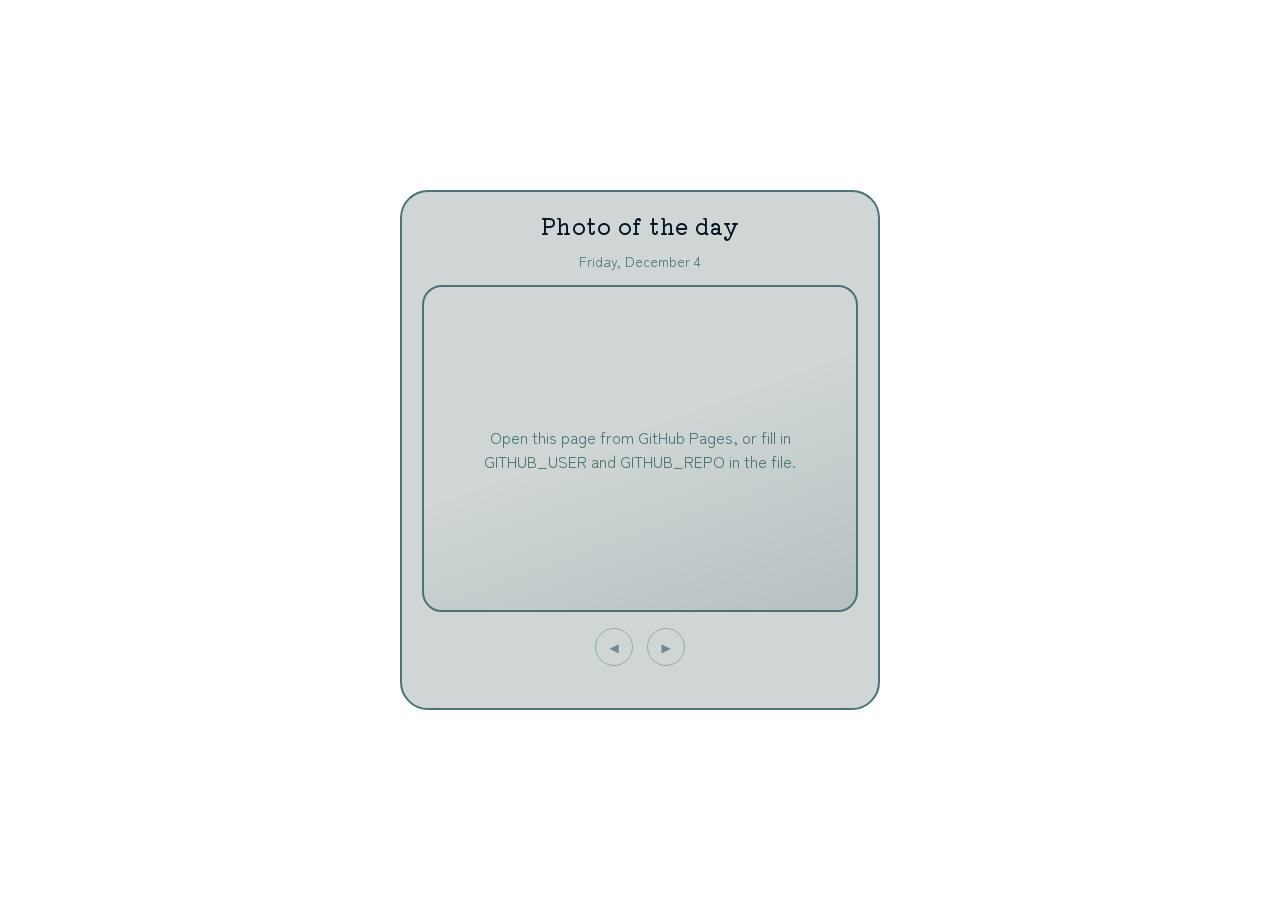
<file: photos.html>
<!DOCTYPE html>
<html lang="en">
<head>
<meta charset="utf-8">
<meta name="viewport" content="width=device-width, initial-scale=1">
<title>Photo of the day</title>
<link rel="preconnect" href="https://fonts.googleapis.com">
<link rel="preconnect" href="https://fonts.gstatic.com" crossorigin>
<link href="https://fonts.googleapis.com/css2?family=Kiwi+Maru:wght@400;500&family=Zen+Maru+Gothic:wght@400;500;700&display=swap" rel="stylesheet">
<link rel="stylesheet" href="theme.css">
<script>
  /* Keeps the page see-through inside Notion. If your Notion is in dark mode, add ?dark to the embed link */
  if (/[?&]dark\b/.test(location.search)) document.documentElement.style.colorScheme = "dark";
</script>
<style>
  .card { width:100%; max-width:480px; padding:20px 20px 18px; display:flex; flex-direction:column; align-items:center; gap:12px; text-align:center; }
  .photo { position:relative; width:100%; aspect-ratio:4/3; overflow:hidden; background:var(--pale);
           border-radius:20px; border:2px solid var(--slate); margin:2px 0; }
  .slide { position:absolute; inset:0; opacity:0; transition:opacity 1.2s ease; }
  .slide.show { opacity:1; }
  .slide .fill { position:absolute; inset:-24px; background-size:cover; background-position:center;
                 filter:blur(18px) saturate(.8) brightness(.95); }
  .slide img { position:absolute; inset:0; width:100%; height:100%; object-fit:contain; object-position:center; }
  /* soft misty tint */
  .photo::after { content:""; position:absolute; inset:0; pointer-events:none; z-index:2;
    background:linear-gradient(160deg, rgba(208,214,214,.2), transparent 45%, rgba(4,38,48,.12)); }
  .empty { position:absolute; inset:0; display:grid; place-items:center; padding:24px; z-index:3; font-size:16px; color:var(--moss); }
  .empty[hidden] { display:none; }
  .bar { display:flex; align-items:center; justify-content:center; gap:10px; }
  .bar .arrow { width:38px; height:38px; font-size:12px; padding:0; }
  .count { font-size:14px; color:var(--moss); }
  .px-dots { max-width:260px; min-height:10px; }
  @media (prefers-reduced-motion: reduce) { .slide { transition:none; } }
</style>
</head>
<body>
<main class="card px-card">
  <h1 class="px-title">Photo of the day</h1>
  <p class="px-sub" id="sub">&nbsp;</p>
  <div class="photo" id="photo">
    <div class="slide" id="slideA"><div class="fill"></div><img alt=""></div>
    <div class="slide" id="slideB"><div class="fill"></div><img alt=""></div>
    <div class="empty" id="empty">Loading your photos…</div>
  </div>
  <div class="bar">
    <button class="px-btn arrow" id="prev" aria-label="Previous photo">◀</button>
    <button class="px-btn primary" id="today" hidden>Today's photo ♥</button>
    <button class="px-btn arrow" id="next" aria-label="Next photo">▶</button>
  </div>
  <div class="px-dots" id="dots"></div>
</main>

<script>
  /* ---------- Settings ----------
     On GitHub Pages (username.github.io/repo) the user and repo are detected automatically.
     Fill these in only if you host the page somewhere else. */
  const GITHUB_USER = "";
  const GITHUB_REPO = "";
  const BRANCH = "main";
  const FOLDER = "pics";
  /* Optional: list files here by hand to skip the GitHub lookup, e.g. ["beach.jpg", "tea.png"] */
  const MANUAL_LIST = [];
  /* -------------------------------- */

  const $ = id => document.getElementById(id);
  const IMAGE = /\.(jpe?g|png|gif|webp|avif)$/i;
  const todayKey = new Date().toLocaleDateString("en-CA");
  const dayNumber = Math.floor(new Date(todayKey + "T00:00:00Z") / 86400000);
  let photos = [], current = 0, dailyIndex = 0, front = $("slideA"), back = $("slideB");

  const store = {
    get(k) { try { return JSON.parse(localStorage.getItem(k)); } catch (e) { return null; } },
    set(k, v) { try { localStorage.setItem(k, JSON.stringify(v)); } catch (e) {} }
  };

  function repoInfo() {
    if (GITHUB_USER && GITHUB_REPO) return { user: GITHUB_USER, repo: GITHUB_REPO };
    const host = location.hostname.match(/^([^.]+)\.github\.io$/);
    if (!host) return null;
    const first = location.pathname.split("/").filter(Boolean)[0];
    return { user: host[1], repo: first && !first.includes(".") ? first : `${host[1]}.github.io` };
  }

  async function loadList() {
    if (MANUAL_LIST.length) return MANUAL_LIST.slice().sort();
    const cached = store.get("photoList");
    if (cached && cached.day === todayKey && cached.files.length) return cached.files;
    const info = repoInfo();
    try {
      if (!info) throw new Error("no repo");
      const res = await fetch(`https://api.github.com/repos/${info.user}/${info.repo}/contents/${FOLDER}?ref=${BRANCH}`);
      if (!res.ok) throw new Error(res.status);
      const files = (await res.json()).filter(f => f.type === "file" && IMAGE.test(f.name)).map(f => f.name)
        .sort((a, b) => a.localeCompare(b, undefined, { numeric: true }));
      store.set("photoList", { day: todayKey, files });
      return files;
    } catch (e) { return cached ? cached.files : []; }
  }

  function paintDots() {
    const box = $("dots");
    if (photos.length > 20) { box.innerHTML = `<b class="count" style="font-weight:500">${current + 1} / ${photos.length}</b>`; return; }
    box.innerHTML = photos.map((_, i) => `<span class="${i === current ? "on" : ""} ${i === dailyIndex ? "mark" : ""}"></span>`).join("");
  }

  function show(i) {
    current = (i + photos.length) % photos.length;
    const src = `${FOLDER}/${encodeURIComponent(photos[current])}`;
    const img = back.querySelector("img");
    img.onload = () => {
      back.querySelector(".fill").style.backgroundImage = `url("${src}")`;
      back.classList.add("show"); front.classList.remove("show");
      [front, back] = [back, front];
    };
    img.src = src;
    $("today").hidden = current === dailyIndex;
    paintDots();
    store.set("photoPick", { day: todayKey, index: current });
  }

  $("sub").textContent = new Date().toLocaleDateString(undefined, { weekday: "long", month: "long", day: "numeric" });

  async function init() {
    photos = await loadList();
    if (!photos.length) {
      $("empty").textContent = repoInfo() || MANUAL_LIST.length
        ? `Add photos to the “${FOLDER}” folder, then refresh.`
        : "Open this page from GitHub Pages, or fill in GITHUB_USER and GITHUB_REPO in the file.";
      $("prev").disabled = $("next").disabled = true;
      return;
    }
    $("empty").hidden = true;
    dailyIndex = dayNumber % photos.length;
    const pick = store.get("photoPick");
    show(pick && pick.day === todayKey && pick.index < photos.length ? pick.index : dailyIndex);
  }

  $("prev").onclick = () => photos.length && show(current - 1);
  $("next").onclick = () => photos.length && show(current + 1);
  $("today").onclick = () => show(dailyIndex);
  document.addEventListener("keydown", e => {
    if (!photos.length) return;
    if (e.key === "ArrowLeft") show(current - 1);
    if (e.key === "ArrowRight") show(current + 1);
  });
  let startX = null;
  $("photo").addEventListener("touchstart", e => startX = e.touches[0].clientX, { passive: true });
  $("photo").addEventListener("touchend", e => {
    if (startX === null || !photos.length) return;
    const dx = e.changedTouches[0].clientX - startX;
    if (Math.abs(dx) > 40) show(current + (dx < 0 ? 1 : -1));
    startX = null;
  });
  setInterval(() => { if (new Date().toLocaleDateString("en-CA") !== todayKey) location.reload(); }, 60000);
  init();
</script>
<script>
  /* Shrinks the widget to fit the Notion embed, whatever size the embed is */
  (function () {
    const fit = () => {
      const card = document.querySelector(".px-card");
      if (!card) return;
      card.style.zoom = 1;
      const pad = 16, w = card.offsetWidth + pad, h = card.offsetHeight + pad;
      const s = Math.min(1, innerWidth / w, innerHeight / h);
      card.style.zoom = Math.max(.4, Math.floor(s * 50) / 50);
    };
    addEventListener("resize", fit);
    new ResizeObserver(fit).observe(document.body);
    if (document.fonts) document.fonts.ready.then(fit);
    addEventListener("load", fit);
    fit();
  })();
</script>
</body>
</html>
</file>
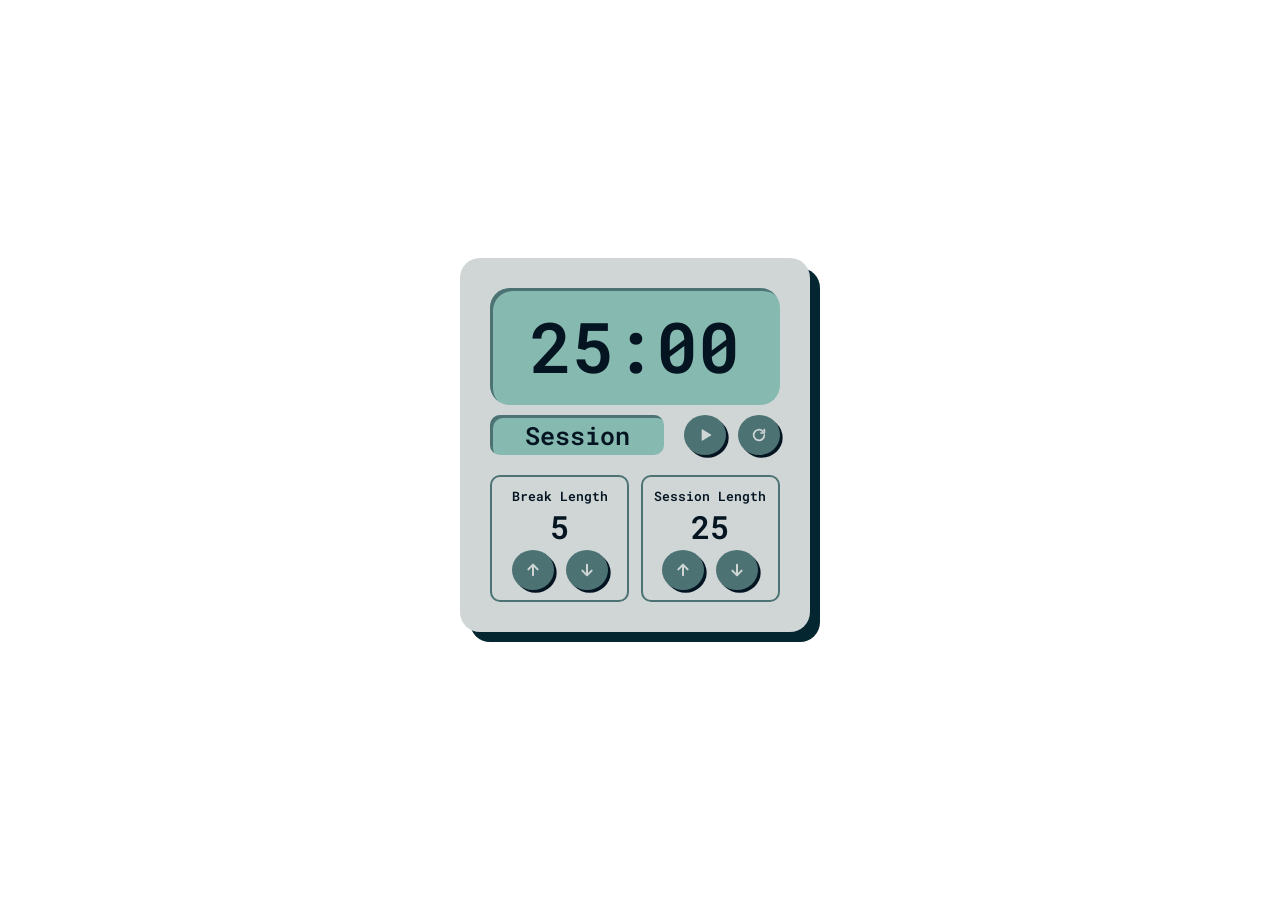
<file: pomofocus.html>
<!DOCTYPE html>
<html lang="en">
<head>
<meta charset="utf-8">
<meta name="viewport" content="width=device-width, initial-scale=1">
<title>Pomodoro Timer</title>
<!--
  Based on "Pomodoro Timer" by Adrianne Sebastian (https://codepen.io/arcsbstn/pen/ExEJvxM),
  rebuilt without React and recoloured.

  The MIT License (MIT)
  Copyright (c) 2022 Adrianne Sebastian (https://codepen.io/arcsbstn/pen/ExEJvxM)

  Permission is hereby granted, free of charge, to any person obtaining a copy of this software and
  associated documentation files (the "Software"), to deal in the Software without restriction, including
  without limitation the rights to use, copy, modify, merge, publish, distribute, sublicense, and/or sell
  copies of the Software, and to permit persons to whom the Software is furnished to do so, subject to the
  following conditions:

  The above copyright notice and this permission notice shall be included in all copies or substantial
  portions of the Software.

  THE SOFTWARE IS PROVIDED "AS IS", WITHOUT WARRANTY OF ANY KIND, EXPRESS OR IMPLIED, INCLUDING BUT NOT
  LIMITED TO THE WARRANTIES OF MERCHANTABILITY, FITNESS FOR A PARTICULAR PURPOSE AND NONINFRINGEMENT. IN NO
  EVENT SHALL THE AUTHORS OR COPYRIGHT HOLDERS BE LIABLE FOR ANY CLAIM, DAMAGES OR OTHER LIABILITY, WHETHER
  IN AN ACTION OF CONTRACT, TORT OR OTHERWISE, ARISING FROM, OUT OF OR IN CONNECTION WITH THE SOFTWARE OR
  THE USE OR OTHER DEALINGS IN THE SOFTWARE.
-->
<link rel="preconnect" href="https://fonts.googleapis.com">
<link rel="preconnect" href="https://fonts.gstatic.com" crossorigin>
<link href="https://fonts.googleapis.com/css2?family=Roboto+Mono:wght@600&display=swap" rel="stylesheet">
<style>
  /* Palette: #041421 · #042630 · #4c7273 · #86b9b0 · #d0d6d6 */
  :root {
    --night:#041421; --deep:#042630; --slate:#4c7273; --sea:#86b9b0; --mist:#d0d6d6;
    /* the solid offset shadows that give this timer its look; set to "none" to remove them */
    --card-shadow:10px 10px 0 var(--deep);
    --btn-shadow:.2em .2em 0 var(--night);
    --inset:inset 3px 3px 0 var(--slate);
  }
  * { box-sizing:border-box; margin:0; }
  html, body { height:100%; background:transparent !important; }
  :root { color-scheme:light; }
  body { font-family:"Roboto Mono", ui-monospace, monospace; font-weight:600; color:var(--night);
         display:grid; place-items:center; overflow:hidden; padding:10px 20px 20px 10px; }

  .clock { width:350px; padding:30px; border-radius:20px; background:var(--mist); box-shadow:var(--card-shadow); }

  #time-left { font-size:70px; line-height:1.1; text-align:center; padding:20px; border-radius:20px;
               background:var(--sea); box-shadow:var(--inset); font-variant-numeric:tabular-nums; }

  .display-controls { margin:10px 0; display:flex; align-items:center; justify-content:space-between; }
  #timer-label { flex:2; height:40px; display:grid; place-items:center; font-size:25px;
                 background:var(--sea); border-radius:10px; box-shadow:var(--inset); }
  .ssr { margin-left:20px; display:flex; gap:12px; }

  button {
    width:42px; height:40px; border:none; border-radius:100%; cursor:pointer; padding:0;
    display:grid; place-items:center; color:var(--mist); background:var(--slate); box-shadow:var(--btn-shadow);
    transition:translate .08s, box-shadow .08s;
  }
  button svg { width:16px; height:16px; }
  button:active { translate:.2em .2em; box-shadow:inset .2em .2em 0 var(--night); }
  button:hover { background:var(--deep); }
  button:focus-visible { outline:2px solid var(--deep); outline-offset:3px; }
  button:disabled { opacity:.4; cursor:default; }
  button:disabled:active { translate:none; box-shadow:var(--btn-shadow); }

  .lengths { margin-top:20px; display:flex; gap:4%; }
  .length { width:48%; text-align:center; padding:10px; border-radius:10px; border:2px solid var(--slate); }
  .length .label { font-size:13px; white-space:nowrap; }
  .timer-length { display:block; font-size:2em; line-height:1.4; }
  .inc-dec { display:flex; justify-content:center; gap:12px; }

  /* running session pulses the display very gently */
  .running #time-left { animation:breathe 4s ease-in-out infinite; }
  @keyframes breathe { 50% { background:#86b9b0e6; } }
  @media (prefers-reduced-motion: reduce) { .running #time-left { animation:none; } button { transition:none; } }
</style>
</head>
<body>
<div class="clock" id="clock">
  <div id="time-left" role="timer" aria-live="off">25:00</div>

  <div class="display-controls">
    <div id="timer-label">Session</div>
    <div class="ssr">
      <button id="start-stop" aria-label="Start"></button>
      <button id="reset" aria-label="Reset">
        <svg viewBox="0 0 24 24" fill="none" stroke="currentColor" stroke-width="2.6" stroke-linecap="round" stroke-linejoin="round" aria-hidden="true"><path d="M20 12a8 8 0 1 1-2.6-5.9"/><path d="M20 4v5h-5"/></svg>
      </button>
    </div>
  </div>

  <div class="lengths">
    <div class="length">
      <div class="label" id="break-label">Break Length</div>
      <span class="timer-length" id="break-length">5</span>
      <div class="inc-dec">
        <button data-k="break" data-d="1" aria-label="Longer break"></button>
        <button data-k="break" data-d="-1" aria-label="Shorter break"></button>
      </div>
    </div>
    <div class="length">
      <div class="label" id="session-label">Session Length</div>
      <span class="timer-length" id="session-length">25</span>
      <div class="inc-dec">
        <button data-k="session" data-d="1" aria-label="Longer session"></button>
        <button data-k="session" data-d="-1" aria-label="Shorter session"></button>
      </div>
    </div>
  </div>
</div>

<script>
  const $ = id => document.getElementById(id);
  const ICON = {
    play:  '<svg viewBox="0 0 24 24" fill="currentColor" aria-hidden="true"><path d="M7 4.5v15a1 1 0 0 0 1.5.86l12.4-7.5a1 1 0 0 0 0-1.72L8.5 3.64A1 1 0 0 0 7 4.5Z"/></svg>',
    pause: '<svg viewBox="0 0 24 24" fill="currentColor" aria-hidden="true"><rect x="5" y="4" width="5" height="16" rx="1.5"/><rect x="14" y="4" width="5" height="16" rx="1.5"/></svg>',
    up:    '<svg viewBox="0 0 24 24" fill="none" stroke="currentColor" stroke-width="3" stroke-linecap="round" stroke-linejoin="round" aria-hidden="true"><path d="M12 20V4M5 11l7-7 7 7"/></svg>',
    down:  '<svg viewBox="0 0 24 24" fill="none" stroke="currentColor" stroke-width="3" stroke-linecap="round" stroke-linejoin="round" aria-hidden="true"><path d="M12 4v16M5 13l7 7 7-7"/></svg>',
  };
  document.querySelectorAll("[data-d]").forEach(b => b.innerHTML = b.dataset.d > 0 ? ICON.up : ICON.down);

  const DEFAULT = { break: 5, session: 25 };
  const store = {
    get() { try { return JSON.parse(localStorage.getItem("pomofocus")) || {}; } catch (e) { return {}; } },
    set(v) { try { localStorage.setItem("pomofocus", JSON.stringify(v)); } catch (e) {} },
  };
  const len = { ...DEFAULT, ...store.get() };
  let type = "session", left = len.session * 60, running = false, end = 0, tick = null;

  function paint() {
    const m = String(Math.floor(left / 60)).padStart(2, "0"), s = String(left % 60).padStart(2, "0");
    $("time-left").textContent = `${m}:${s}`;
    $("timer-label").textContent = type === "session" ? "Session" : "Break";
    $("break-length").textContent = len.break;
    $("session-length").textContent = len.session;
    $("start-stop").innerHTML = running ? ICON.pause : ICON.play;
    $("start-stop").setAttribute("aria-label", running ? "Pause" : "Start");
    document.querySelectorAll("[data-d]").forEach(b => b.disabled = running);
    $("clock").classList.toggle("running", running && type === "session");
    document.title = running ? `${m}:${s} · ${type === "session" ? "Session" : "Break"}` : "Pomodoro Timer";
  }

  // a soft two-note bell, made in the browser (no sound file needed)
  function bell() {
    try {
      const a = new (window.AudioContext || window.webkitAudioContext)();
      [[659, 0], [988, .25], [1319, .5]].forEach(([f, t]) => {
        const o = a.createOscillator(), g = a.createGain();
        o.type = "sine"; o.frequency.value = f;
        g.gain.setValueAtTime(.0001, a.currentTime + t);
        g.gain.exponentialRampToValueAtTime(.18, a.currentTime + t + .02);
        g.gain.exponentialRampToValueAtTime(.0001, a.currentTime + t + 1.4);
        o.connect(g).connect(a.destination); o.start(a.currentTime + t); o.stop(a.currentTime + t + 1.5);
      });
    } catch (e) {}
  }

  function start() {
    running = true; end = Date.now() + left * 1000;
    clearInterval(tick);
    tick = setInterval(() => {
      left = Math.max(0, Math.round((end - Date.now()) / 1000));
      if (left === 0) {                     // switch session <-> break and keep going, like the original
        bell();
        type = type === "session" ? "break" : "session";
        left = len[type] * 60; end = Date.now() + left * 1000;
      }
      paint();
    }, 250);
    paint();
  }
  function stop() { running = false; clearInterval(tick); paint(); }

  $("start-stop").onclick = () => running ? stop() : start();
  $("reset").onclick = () => {
    stop();
    Object.assign(len, DEFAULT); store.set(len);
    type = "session"; left = len.session * 60; paint();
  };
  document.querySelectorAll("[data-d]").forEach(b => b.onclick = () => {
    if (running) return;
    const k = b.dataset.k, v = len[k] + Number(b.dataset.d);
    if (v < 1 || v > 60) return;
    len[k] = v; store.set(len);
    if (type === k) left = v * 60;          // changing the current phase updates the clock
    paint();
  });

  /* shrink to fit the Notion embed */
  (function () {
    const fit = () => {
      const c = $("clock"); c.style.zoom = 1;
      const w = c.offsetWidth + 30, h = c.offsetHeight + 30;
      c.style.zoom = Math.max(.4, Math.floor(Math.min(1, innerWidth / w, innerHeight / h) * 50) / 50);
    };
    addEventListener("resize", fit); new ResizeObserver(fit).observe(document.body);
    if (document.fonts) document.fonts.ready.then(fit);
    fit();
  })();

  paint();
</script>
</body>
</html>
</file>
<file: theme.css>
/* Shared soft anime theme for all widgets.
   Every colour is one of the five palette colours:
   #041421 night · #042630 deep teal · #4c7273 slate · #86b9b0 sea glass · #d0d6d6 mist */
:root {
  --night:#041421; --deep:#042630; --slate:#4c7273; --seaglass:#86b9b0; --mistc:#d0d6d6;
  /* names used by the widgets, all mapped onto the palette */
  --ink:#042630; --forest:#042630; --moss:#4c7273; --sage:#86b9b0; --mist:#d0d6d6;
  --pale:#d0d6d6; --paper:#d0d6d6; --glow:#86b9b0; --pink:#86b9b0; --sky:#d0d6d6;
  --line:#4c7273;
  --pixel:"Zen Maru Gothic", "M PLUS Rounded 1c", ui-rounded, "SF Pro Rounded", system-ui, sans-serif;
  --title:"Kiwi Maru", "Zen Maru Gothic", ui-rounded, serif;
}
* { box-sizing:border-box; margin:0; }
html, body { height:100%; }
html, body { background:transparent !important; }
:root { color-scheme:light; }
body {
  font-family:var(--pixel); color:var(--deep);
  -webkit-font-smoothing:antialiased;
  display:grid; place-items:center; overflow:hidden; padding:8px; position:relative;
}

/* card: mist paper, slate edge */
.px-card { position:relative; z-index:1; border-radius:28px; background:var(--mistc); border:2px solid var(--slate); }
.px-card > * { position:relative; }
.px-panel { background:var(--mistc); border-radius:20px; border:1.5px solid var(--slate); }

h1.px-title { font-family:var(--title); font-weight:500; font-size:22px; line-height:1.25; color:var(--night); letter-spacing:.5px; }
.px-sub { font-size:14px; color:var(--slate); }

/* buttons: soft pills */
.px-btn {
  font-family:var(--pixel); font-size:14px; font-weight:500; line-height:1; color:var(--deep);
  background:var(--mistc); border:1.5px solid var(--slate); border-radius:999px; padding:8px 14px; cursor:pointer; margin:2px;
  transition:background .25s ease, color .25s ease, transform .15s ease;
}
.px-btn:hover { background:var(--seaglass); }
.px-btn:active { transform:scale(.96); }
.px-btn[aria-pressed="true"] { background:var(--seaglass); border-color:var(--deep); }
.px-btn.primary { background:var(--deep); border-color:var(--deep); color:var(--mistc); }
.px-btn.primary:hover { background:var(--night); }
.px-btn:disabled { opacity:.45; cursor:default; transform:none; }
.px-btn[hidden] { display:none; }
.px-btn:focus-visible, .px-range:focus-visible { outline:2px solid var(--deep); outline-offset:3px; }

/* sliders */
.px-range { -webkit-appearance:none; appearance:none; width:100%; height:18px; background:transparent; cursor:pointer; }
.px-range::-webkit-slider-runnable-track { height:4px; border-radius:4px; background:var(--slate); }
.px-range::-webkit-slider-thumb { -webkit-appearance:none; width:14px; height:14px; margin-top:-5px; border-radius:50%;
  background:var(--mistc); border:2.5px solid var(--deep); }
.px-range::-moz-range-track { height:4px; border-radius:4px; background:var(--slate); }
.px-range::-moz-range-thumb { width:10px; height:10px; border-radius:50%; background:var(--mistc); border:2.5px solid var(--deep); }

/* round progress dots */
.px-dots { display:flex; flex-wrap:wrap; justify-content:center; gap:7px; }
.px-dots span { width:9px; height:9px; border-radius:50%; background:var(--mistc); border:1.5px solid var(--slate); transition:background .3s; }
.px-dots span.on { background:var(--deep); border-color:var(--deep); }
.px-dots span.mark:not(.on) { background:var(--seaglass); }

/* a sound tile that is switched on */
.px-panel.on, .sound.on { background:var(--seaglass) !important; border-color:var(--deep) !important; }

@media (prefers-reduced-motion: reduce) { .px-btn { transition:none; } }
</file>
